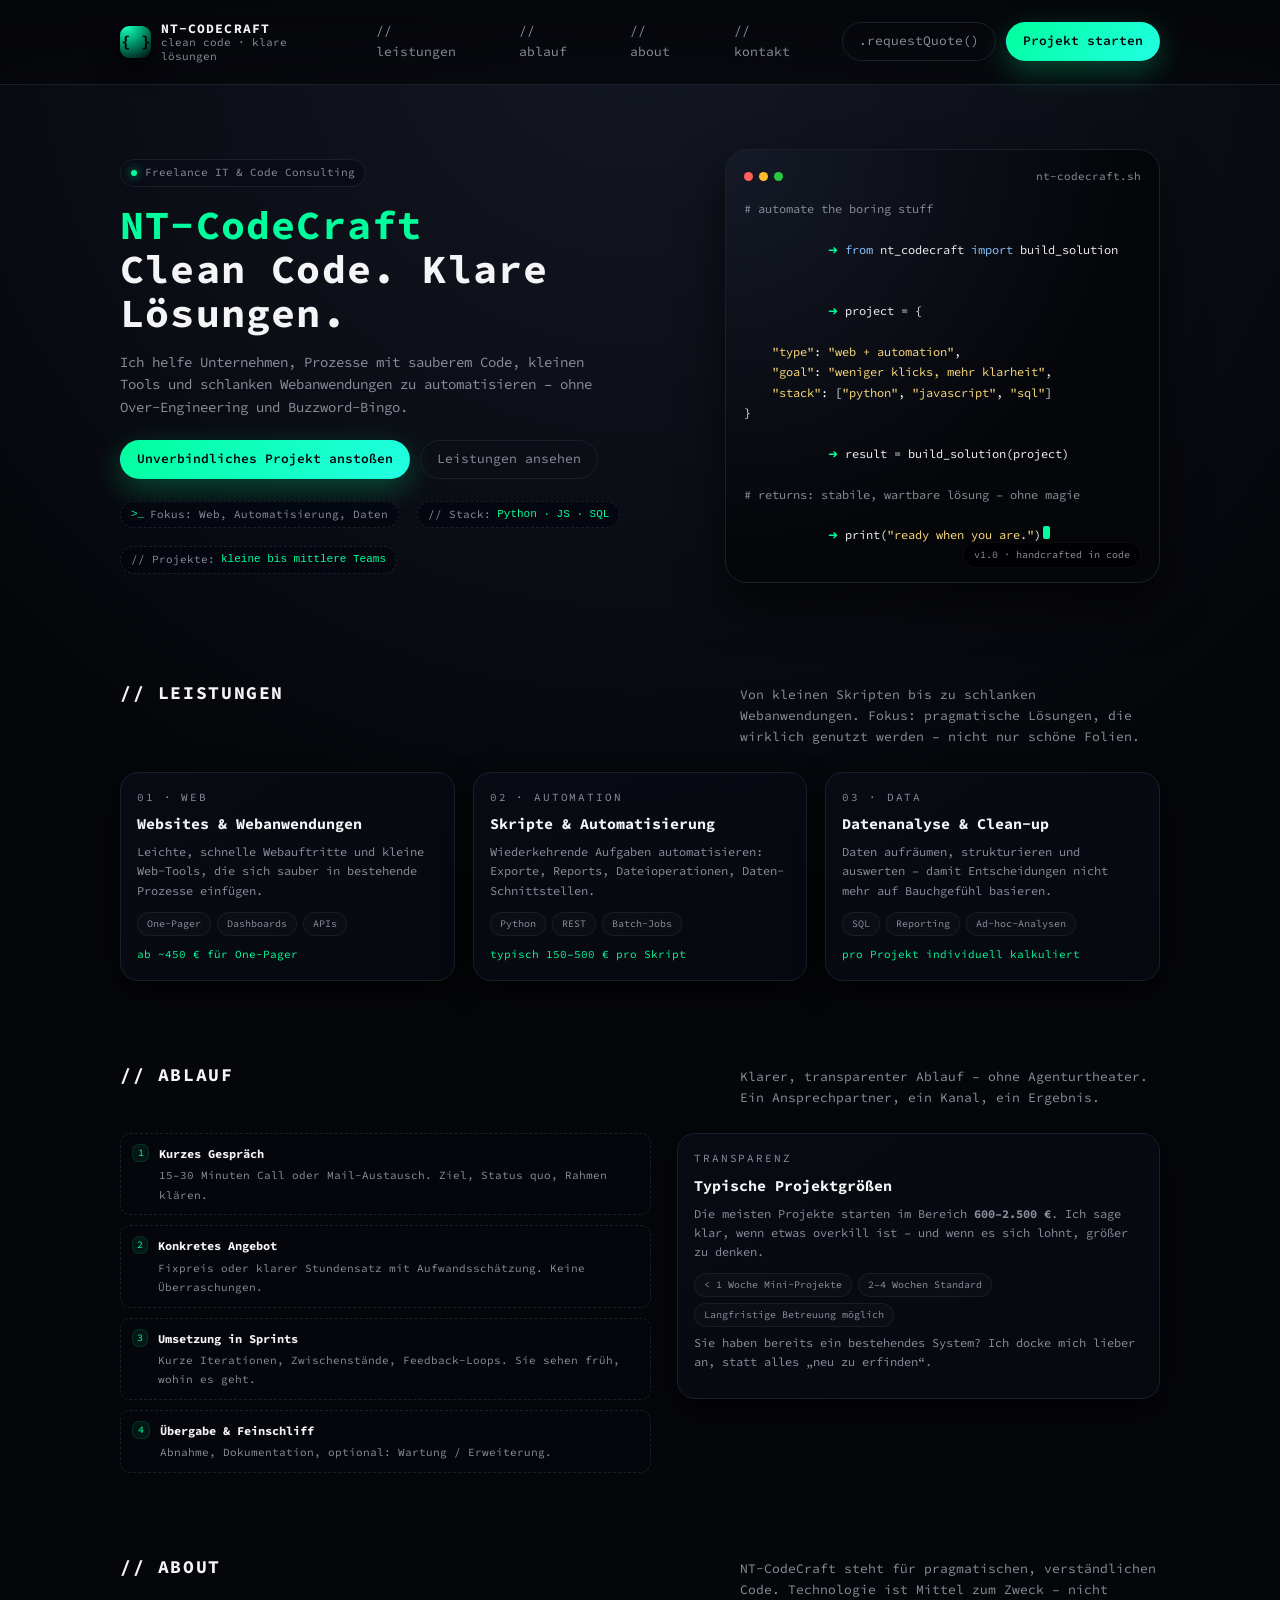
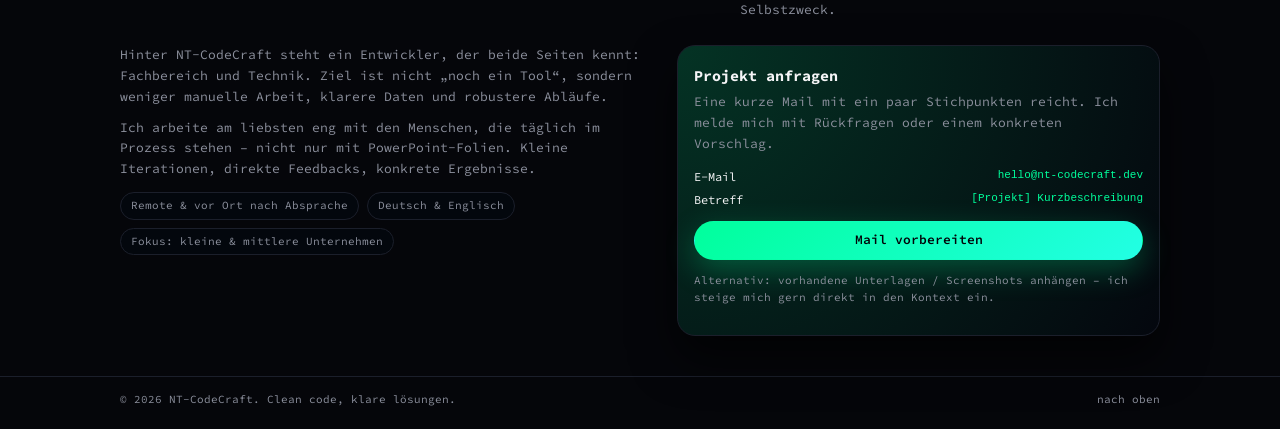
<file: Index.html>
<!DOCTYPE html>
<html lang="de">
<head>
  <meta charset="UTF-8" />
  <title>NT-CodeCraft – Clean Code. Klare Lösungen.</title>
  <meta name="viewport" content="width=device-width, initial-scale=1" />
  <!-- Programmierer-Schriftart -->
  <link href="https://fonts.googleapis.com/css2?family=Source+Code+Pro:wght@300;400;500;600&display=swap" rel="stylesheet">

  <style>
    :root {
      --bg: #05060a;
      --bg-alt: #0c0f16;
      --accent: #00ff9c;
      --accent-soft: rgba(0, 255, 156, 0.12);
      --text: #f5f5f7;
      --muted: #8b8f9c;
      --border: #1b1f2b;
      --error: #ff4b81;
      --shadow-soft: 0 22px 45px rgba(0, 0, 0, 0.65);
      --radius-lg: 18px;
      --radius-md: 10px;
      --radius-pill: 999px;
      --container: 1080px;
    }

    * {
      box-sizing: border-box;
      margin: 0;
      padding: 0;
    }

    html, body {
      scroll-behavior: smooth;
      background: radial-gradient(circle at top, #141824 0, #05060a 42%);
      color: var(--text);
      font-family: "Source Code Pro", SFMono-Regular, Menlo, Monaco, Consolas, "Liberation Mono", "Courier New", monospace;
    }

    body {
      line-height: 1.6;
    }

    a {
      color: inherit;
      text-decoration: none;
    }

    img {
      max-width: 100%;
      display: block;
    }

    /* Layout */

    .container {
      max-width: var(--container);
      margin: 0 auto;
      padding: 0 20px;
    }

    header {
      position: sticky;
      top: 0;
      z-index: 20;
      backdrop-filter: blur(14px);
      background: linear-gradient(to bottom, rgba(5, 6, 10, 0.94), rgba(5, 6, 10, 0.78));
      border-bottom: 1px solid var(--border);
    }

    .nav {
      display: flex;
      align-items: center;
      justify-content: space-between;
      padding: 14px 0;
      gap: 20px;
    }

    .nav-left {
      display: flex;
      align-items: center;
      gap: 10px;
    }

    .logo-mark {
      width: 32px;
      height: 32px;
      border-radius: 9px;
      background: radial-gradient(circle at 20% 0, #22ffc0, #00b07b 36%, #020308 100%);
      display: flex;
      align-items: center;
      justify-content: center;
      font-weight: 700;
      font-size: 16px;
      color: #020308;
      box-shadow: 0 0 0 1px rgba(0, 0, 0, 0.7), 0 10px 25px rgba(0, 0, 0, 0.7);
    }

    .logo-text {
      display: flex;
      flex-direction: column;
      font-size: 13px;
      line-height: 1.2;
    }

    .logo-text strong {
      letter-spacing: 0.08em;
      text-transform: uppercase;
    }

    .logo-text span {
      color: var(--muted);
      font-size: 11px;
    }

    .nav-links {
      display: flex;
      gap: 20px;
      font-size: 13px;
    }

    .nav-links a {
      padding: 6px 10px;
      border-radius: var(--radius-pill);
      color: var(--muted);
      border: 1px solid transparent;
      transition: 0.18s ease-out;
      text-transform: lowercase;
    }

    .nav-links a:hover {
      color: var(--text);
      border-color: var(--border);
      background: rgba(255, 255, 255, 0.02);
    }

    .nav-cta {
      display: flex;
      gap: 10px;
      align-items: center;
    }

    .btn {
      display: inline-flex;
      align-items: center;
      justify-content: center;
      padding: 8px 16px;
      border-radius: var(--radius-pill);
      font-size: 13px;
      border: 1px solid transparent;
      cursor: pointer;
      background: none;
      color: var(--text);
      transition: 0.2s ease-out;
      white-space: nowrap;
    }

    .btn-primary {
      background: linear-gradient(135deg, #00ff9c, #22ffe4);
      color: #020308;
      box-shadow: 0 10px 30px rgba(0, 255, 156, 0.26);
      font-weight: 600;
    }

    .btn-primary:hover {
      transform: translateY(-1px) scale(1.01);
      box-shadow: 0 15px 40px rgba(0, 255, 156, 0.32);
    }

    .btn-ghost {
      border-color: var(--border);
      color: var(--muted);
    }

    .btn-ghost:hover {
      background: rgba(255, 255, 255, 0.03);
      color: var(--text);
    }

    /* Hero */

    .hero {
      padding: 64px 0 56px;
    }

    .hero-grid {
      display: grid;
      grid-template-columns: minmax(0, 1.3fr) minmax(0, 1fr);
      gap: 40px;
      align-items: center;
    }

    .eyebrow {
      display: inline-flex;
      align-items: center;
      gap: 8px;
      padding: 4px 10px;
      border-radius: var(--radius-pill);
      font-size: 11px;
      border: 1px solid var(--border);
      color: var(--muted);
      background: rgba(9, 12, 22, 0.9);
      margin-bottom: 16px;
    }

    .eyebrow-dot {
      width: 6px;
      height: 6px;
      border-radius: 999px;
      background: var(--accent);
      box-shadow: 0 0 10px rgba(0, 255, 156, 0.9);
    }

    .hero h1 {
      font-size: clamp(32px, 4vw, 40px);
      line-height: 1.1;
      margin-bottom: 16px;
      letter-spacing: 0.03em;
    }

    .hero h1 span {
      color: var(--accent);
    }

    .hero-sub {
      font-size: 14px;
      color: var(--muted);
      max-width: 480px;
      margin-bottom: 22px;
    }

    .hero-actions {
      display: flex;
      flex-wrap: wrap;
      gap: 10px;
      margin-bottom: 22px;
    }

    .hero-meta {
      display: flex;
      flex-wrap: wrap;
      gap: 18px;
      font-size: 11px;
      color: var(--muted);
    }

    .hero-meta span {
      display: inline-flex;
      align-items: center;
      gap: 6px;
      padding: 4px 10px;
      border-radius: var(--radius-pill);
      border: 1px dashed var(--border);
      background: rgba(4, 7, 15, 0.8);
    }

    .hero-meta code {
      font-size: 11px;
      color: var(--accent);
    }

    /* Hero terminal card */

    .hero-terminal {
      background: radial-gradient(circle at 0 0, #151a27, #05060a 65%);
      border-radius: 22px;
      border: 1px solid var(--border);
      box-shadow: var(--shadow-soft);
      padding: 18px 18px 16px;
      position: relative;
      overflow: hidden;
    }

    .terminal-header {
      display: flex;
      align-items: center;
      justify-content: space-between;
      margin-bottom: 14px;
      font-size: 11px;
      color: var(--muted);
    }

    .traffic-lights {
      display: flex;
      gap: 6px;
    }

    .traffic-lights span {
      width: 9px;
      height: 9px;
      border-radius: 999px;
      background: #2a2f3e;
    }

    .traffic-lights span:nth-child(1) { background: #ff5f57; }
    .traffic-lights span:nth-child(2) { background: #febc2e; }
    .traffic-lights span:nth-child(3) { background: #28c840; }

    .terminal-body {
      font-size: 12px;
      line-height: 1.7;
      font-family: inherit;
    }

    .line {
      display: block;
      white-space: pre-wrap;
    }

    .prompt {
      color: var(--accent);
    }

    .comment {
      color: var(--muted);
    }

    .keyword {
      color: #8ac6ff;
    }

    .string {
      color: #ffdd7c;
    }

    .accent {
      color: var(--accent);
    }

    .cursor {
      display: inline-block;
      width: 7px;
      height: 13px;
      background: var(--accent);
      margin-left: 2px;
      border-radius: 2px;
      animation: blink 1.1s steps(1) infinite;
    }

    @keyframes blink {
      0%, 60% { opacity: 1; }
      61%, 100% { opacity: 0; }
    }

    .terminal-footer-badge {
      position: absolute;
      right: 18px;
      bottom: 14px;
      font-size: 10px;
      color: var(--muted);
      padding: 4px 10px;
      border-radius: var(--radius-pill);
      background: rgba(0, 0, 0, 0.68);
      border: 1px solid rgba(255, 255, 255, 0.04);
    }

    /* Sections */

    section {
      padding: 40px 0;
    }

    .section-header {
      display: flex;
      justify-content: space-between;
      align-items: baseline;
      gap: 12px;
      margin-bottom: 24px;
    }

    .section-title {
      font-size: 18px;
      letter-spacing: 0.09em;
      text-transform: uppercase;
    }

    .section-sub {
      font-size: 13px;
      color: var(--muted);
      max-width: 420px;
    }

    /* Services */

    .grid-3 {
      display: grid;
      grid-template-columns: repeat(3, minmax(0, 1fr));
      gap: 18px;
    }

    .card {
      border-radius: var(--radius-lg);
      border: 1px solid var(--border);
      background: linear-gradient(145deg, rgba(9, 11, 20, 0.96), rgba(6, 9, 15, 0.96));
      padding: 16px 16px 15px;
      box-shadow: 0 10px 28px rgba(0, 0, 0, 0.7);
      position: relative;
      overflow: hidden;
    }

    .card::before {
      content: "";
      position: absolute;
      inset: 0;
      background: radial-gradient(circle at 0 0, rgba(0, 255, 156, 0.12), transparent 60%);
      opacity: 0;
      transition: 0.26s ease-out;
      pointer-events: none;
    }

    .card:hover::before {
      opacity: 1;
    }

    .card-kicker {
      font-size: 11px;
      text-transform: uppercase;
      letter-spacing: 0.17em;
      color: var(--muted);
      margin-bottom: 6px;
    }

    .card h3 {
      font-size: 15px;
      margin-bottom: 6px;
    }

    .card p {
      font-size: 12px;
      color: var(--muted);
      margin-bottom: 12px;
    }

    .chip-row {
      display: flex;
      flex-wrap: wrap;
      gap: 6px;
      margin-bottom: 4px;
    }

    .chip {
      font-size: 10px;
      padding: 3px 9px;
      border-radius: var(--radius-pill);
      border: 1px solid rgba(255, 255, 255, 0.06);
      background: rgba(255, 255, 255, 0.02);
      color: var(--muted);
    }

    .card-footer-link {
      font-size: 11px;
      color: var(--accent);
      display: inline-flex;
      align-items: center;
      gap: 5px;
    }

    /* Workflow */

    .workflow-list {
      display: grid;
      gap: 10px;
      font-size: 12px;
    }

    .workflow-item {
      display: flex;
      align-items: flex-start;
      gap: 10px;
      padding: 10px 11px;
      border-radius: var(--radius-md);
      border: 1px dashed var(--border);
      background: rgba(5, 7, 12, 0.9);
    }

    .wf-step {
      width: 18px;
      height: 18px;
      border-radius: 7px;
      border: 1px solid var(--accent-soft);
      display: flex;
      align-items: center;
      justify-content: center;
      font-size: 10px;
      color: var(--accent);
      background: rgba(0, 255, 156, 0.07);
    }

    .workflow-item strong {
      display: block;
      font-size: 12px;
      margin-bottom: 2px;
    }

    .workflow-item span {
      color: var(--muted);
      font-size: 11px;
    }

    /* About & contact */

    .two-col {
      display: grid;
      grid-template-columns: minmax(0, 1.1fr) minmax(0, 1fr);
      gap: 26px;
      align-items: flex-start;
    }

    .about-text {
      font-size: 13px;
      color: var(--muted);
    }

    .about-text p + p {
      margin-top: 10px;
    }

    .badge-row {
      display: flex;
      flex-wrap: wrap;
      gap: 8px;
      margin-top: 12px;
    }

    .badge {
      font-size: 11px;
      padding: 4px 10px;
      border-radius: var(--radius-pill);
      border: 1px solid var(--border);
      background: rgba(4, 7, 14, 0.9);
      color: var(--muted);
    }

    .contact-card {
      border-radius: var(--radius-lg);
      border: 1px solid var(--border);
      background: radial-gradient(circle at 0 0, rgba(0, 255, 156, 0.18), rgba(4, 7, 14, 0.98));
      padding: 18px 16px 16px;
      box-shadow: var(--shadow-soft);
      font-size: 13px;
    }

    .contact-card h3 {
      font-size: 15px;
      margin-bottom: 4px;
    }

    .contact-card p {
      color: var(--muted);
      margin-bottom: 12px;
    }

    .contact-meta {
      font-size: 12px;
      display: grid;
      gap: 4px;
      margin-bottom: 12px;
    }

    .contact-meta span {
      display: flex;
      justify-content: space-between;
      gap: 12px;
    }

    .contact-meta code {
      color: var(--accent);
      font-size: 11px;
    }

    .hint {
      font-size: 11px;
      color: var(--muted);
      margin-top: 6px;
    }

    footer {
      border-top: 1px solid var(--border);
      padding: 14px 0 20px;
      font-size: 11px;
      color: var(--muted);
    }

    footer .footer-inner {
      display: flex;
      align-items: center;
      justify-content: space-between;
      flex-wrap: wrap;
      gap: 10px;
    }

    footer a {
      color: var(--muted);
    }

    footer a:hover {
      color: var(--accent);
    }

    /* Responsive */

    @media (max-width: 880px) {
      .hero-grid,
      .grid-3,
      .two-col {
        grid-template-columns: 1fr;
      }

      .nav-links {
        display: none;
      }

      .hero {
        padding-top: 40px;
      }
    }

    @media (max-width: 520px) {
      .hero-actions {
        flex-direction: column;
        align-items: stretch;
      }
      .nav {
        padding: 10px 0;
      }
    }
  </style>
</head>
<body>

  <!-- HEADER -->
  <header>
    <div class="container">
      <div class="nav">
        <div class="nav-left">
          <div class="logo-mark">{ }</div>
          <div class="logo-text">
            <strong>NT-CODECRAFT</strong>
            <span>clean code · klare lösungen</span>
          </div>
        </div>
        <nav class="nav-links">
          <a href="#leistungen">// leistungen</a>
          <a href="#ablauf">// ablauf</a>
          <a href="#about">// about</a>
          <a href="#kontakt">// kontakt</a>
        </nav>
        <div class="nav-cta">
          <a href="#kontakt" class="btn btn-ghost">.requestQuote()</a>
          <a href="#kontakt" class="btn btn-primary">Projekt starten</a>
        </div>
      </div>
    </div>
  </header>

  <!-- HERO -->
  <section class="hero" id="top">
    <div class="container hero-grid">
      <div>
        <div class="eyebrow">
          <span class="eyebrow-dot"></span>
          <span>Freelance IT &amp; Code Consulting</span>
        </div>

        <h1>
          <span>NT-CodeCraft</span><br/>
          Clean Code. Klare Lösungen.
        </h1>

        <p class="hero-sub">
          Ich helfe Unternehmen, Prozesse mit sauberem Code, kleinen Tools und schlanken Webanwendungen zu automatisieren – ohne
          Over-Engineering und Buzzword-Bingo.
        </p>

        <div class="hero-actions">
          <a href="#kontakt" class="btn btn-primary">Unverbindliches Projekt anstoßen</a>
          <a href="#leistungen" class="btn btn-ghost">Leistungen ansehen</a>
        </div>

        <div class="hero-meta">
          <span><code>&gt;_</code> Fokus: Web, Automatisierung, Daten</span>
          <span>// Stack: <code>Python · JS · SQL</code></span>
          <span>// Projekte: <code>kleine bis mittlere Teams</code></span>
        </div>
      </div>

      <aside class="hero-terminal" aria-label="Code-Beispiel">
        <div class="terminal-header">
          <div class="traffic-lights">
            <span></span><span></span><span></span>
          </div>
          <span>nt-codecraft.sh</span>
        </div>
        <div class="terminal-body">
          <span class="line comment"># automate the boring stuff</span>
          <span class="line">
            <span class="prompt">➜</span> <span class="keyword">from</span> nt_codecraft <span class="keyword">import</span> build_solution
          </span>
          <span class="line">
            <span class="prompt">➜</span> project = {
          </span>
          <span class="line">    <span class="string">"type"</span>: <span class="string">"web + automation"</span>,</span>
          <span class="line">    <span class="string">"goal"</span>: <span class="string">"weniger klicks, mehr klarheit"</span>,</span>
          <span class="line">    <span class="string">"stack"</span>: [<span class="string">"python"</span>, <span class="string">"javascript"</span>, <span class="string">"sql"</span>]</span>
          <span class="line">}</span>
          <span class="line">
            <span class="prompt">➜</span> result = build_solution(project)
          </span>
          <span class="line comment"># returns: stabile, wartbare lösung – ohne magie</span>
          <span class="line">
            <span class="prompt">➜</span> print(<span class="string">"ready when you are."</span>)<span class="cursor"></span>
          </span>
        </div>
        <div class="terminal-footer-badge">
          v1.0 · handcrafted in code
        </div>
      </aside>
    </div>
  </section>

  <!-- LEISTUNGEN -->
  <section id="leistungen">
    <div class="container">
      <div class="section-header">
        <h2 class="section-title">// Leistungen</h2>
        <p class="section-sub">
          Von kleinen Skripten bis zu schlanken Webanwendungen. Fokus: pragmatische Lösungen, die wirklich genutzt werden – nicht
          nur schöne Folien.
        </p>
      </div>

      <div class="grid-3">
        <article class="card">
          <div class="card-kicker">01 · Web</div>
          <h3>Websites &amp; Webanwendungen</h3>
          <p>
            Leichte, schnelle Webauftritte und kleine Web-Tools, die sich sauber in bestehende Prozesse einfügen.
          </p>
          <div class="chip-row">
            <span class="chip">One-Pager</span>
            <span class="chip">Dashboards</span>
            <span class="chip">APIs</span>
          </div>
          <div class="card-footer-link">ab ~450&nbsp;€ für One-Pager</div>
        </article>

        <article class="card">
          <div class="card-kicker">02 · Automation</div>
          <h3>Skripte &amp; Automatisierung</h3>
          <p>
            Wiederkehrende Aufgaben automatisieren: Exporte, Reports, Dateioperationen, Daten-Schnittstellen.
          </p>
          <div class="chip-row">
            <span class="chip">Python</span>
            <span class="chip">REST</span>
            <span class="chip">Batch-Jobs</span>
          </div>
          <div class="card-footer-link">typisch 150–500&nbsp;€ pro Skript</div>
        </article>

        <article class="card">
          <div class="card-kicker">03 · Data</div>
          <h3>Datenanalyse &amp; Clean-up</h3>
          <p>
            Daten aufräumen, strukturieren und auswerten – damit Entscheidungen nicht mehr auf Bauchgefühl basieren.
          </p>
          <div class="chip-row">
            <span class="chip">SQL</span>
            <span class="chip">Reporting</span>
            <span class="chip">Ad-hoc-Analysen</span>
          </div>
          <div class="card-footer-link">pro Projekt individuell kalkuliert</div>
        </article>
      </div>
    </div>
  </section>

  <!-- ABLAUF -->
  <section id="ablauf">
    <div class="container">
      <div class="section-header">
        <h2 class="section-title">// Ablauf</h2>
        <p class="section-sub">
          Klarer, transparenter Ablauf – ohne Agenturtheater. Ein Ansprechpartner, ein Kanal, ein Ergebnis.
        </p>
      </div>

      <div class="two-col">
        <div class="workflow-list">
          <div class="workflow-item">
            <div class="wf-step">1</div>
            <div>
              <strong>Kurzes Gespräch</strong>
              <span>15–30 Minuten Call oder Mail-Austausch. Ziel, Status quo, Rahmen klären.</span>
            </div>
          </div>
          <div class="workflow-item">
            <div class="wf-step">2</div>
            <div>
              <strong>Konkretes Angebot</strong>
              <span>Fixpreis oder klarer Stundensatz mit Aufwandsschätzung. Keine Überraschungen.</span>
            </div>
          </div>
          <div class="workflow-item">
            <div class="wf-step">3</div>
            <div>
              <strong>Umsetzung in Sprints</strong>
              <span>Kurze Iterationen, Zwischenstände, Feedback-Loops. Sie sehen früh, wohin es geht.</span>
            </div>
          </div>
          <div class="workflow-item">
            <div class="wf-step">4</div>
            <div>
              <strong>Übergabe &amp; Feinschliff</strong>
              <span>Abnahme, Dokumentation, optional: Wartung / Erweiterung.</span>
            </div>
          </div>
        </div>

        <div class="card">
          <div class="card-kicker">Transparenz</div>
          <h3>Typische Projektgrößen</h3>
          <p>
            Die meisten Projekte starten im Bereich <strong>600–2.500&nbsp;€</strong>. Ich sage klar, wenn etwas
            overkill ist – und wenn es sich lohnt, größer zu denken.
          </p>
          <div class="chip-row">
            <span class="chip">&lt; 1 Woche Mini-Projekte</span>
            <span class="chip">2–4 Wochen Standard</span>
            <span class="chip">Langfristige Betreuung möglich</span>
          </div>
          <p class="hint">
            Sie haben bereits ein bestehendes System? Ich docke mich lieber an, statt alles „neu zu erfinden“.
          </p>
        </div>
      </div>
    </div>
  </section>

  <!-- ABOUT + KONTAKT -->
  <section id="about">
    <div class="container">
      <div class="section-header">
        <h2 class="section-title">// About</h2>
        <p class="section-sub">
          NT-CodeCraft steht für pragmatischen, verständlichen Code. Technologie ist Mittel zum Zweck – nicht Selbstzweck.
        </p>
      </div>

      <div class="two-col">
        <div class="about-text">
          <p>
            Hinter NT-CodeCraft steht ein Entwickler, der beide Seiten kennt: Fachbereich und Technik. Ziel ist nicht
            „noch ein Tool“, sondern weniger manuelle Arbeit, klarere Daten und robustere Abläufe.
          </p>
          <p>
            Ich arbeite am liebsten eng mit den Menschen, die täglich im Prozess stehen – nicht nur mit PowerPoint-Folien.
            Kleine Iterationen, direkte Feedbacks, konkrete Ergebnisse.
          </p>
          <div class="badge-row">
            <span class="badge">Remote &amp; vor Ort nach Absprache</span>
            <span class="badge">Deutsch &amp; Englisch</span>
            <span class="badge">Fokus: kleine &amp; mittlere Unternehmen</span>
          </div>
        </div>

        <section id="kontakt" class="contact-card">
          <h3>Projekt anfragen</h3>
          <p>
            Eine kurze Mail mit ein paar Stichpunkten reicht. Ich melde mich mit Rückfragen oder einem konkreten Vorschlag.
          </p>

          <div class="contact-meta">
            <span>
              <span>E-Mail</span>
              <code>hello@nt-codecraft.dev</code>
            </span>
            <span>
              <span>Betreff</span>
              <code>[Projekt] Kurzbeschreibung</code>
            </span>
          </div>

          <a href="mailto:hello@nt-codecraft.dev?subject=%5BProjekt%5D%20NT-CodeCraft&body=Kurzbeschreibung%20Ihres%20Projekts%3A%0A-%20Was%20soll%20gel%C3%B6st%20werden%3F%0A-%20Bis%20wann%3F%0A-%20Technisches%20Umfeld%3F" class="btn btn-primary" style="width:100%; text-align:center; margin-bottom:6px;">
            Mail vorbereiten
          </a>
          <p class="hint">
            Alternativ: vorhandene Unterlagen / Screenshots anhängen – ich steige mich gern direkt in den Kontext ein.
          </p>
        </section>
      </div>
    </div>
  </section>

  <!-- FOOTER -->
  <footer>
    <div class="container footer-inner">
      <span>© <span id="year"></span> NT-CodeCraft. Clean code, klare lösungen.</span>
      <span>
        <a href="#top">nach oben</a>
      </span>
    </div>
  </footer>

  <script>
    // Aktuelles Jahr automatisch setzen
    document.getElementById("year").textContent = new Date().getFullYear();
  </script>

</body>
</html>
</file>
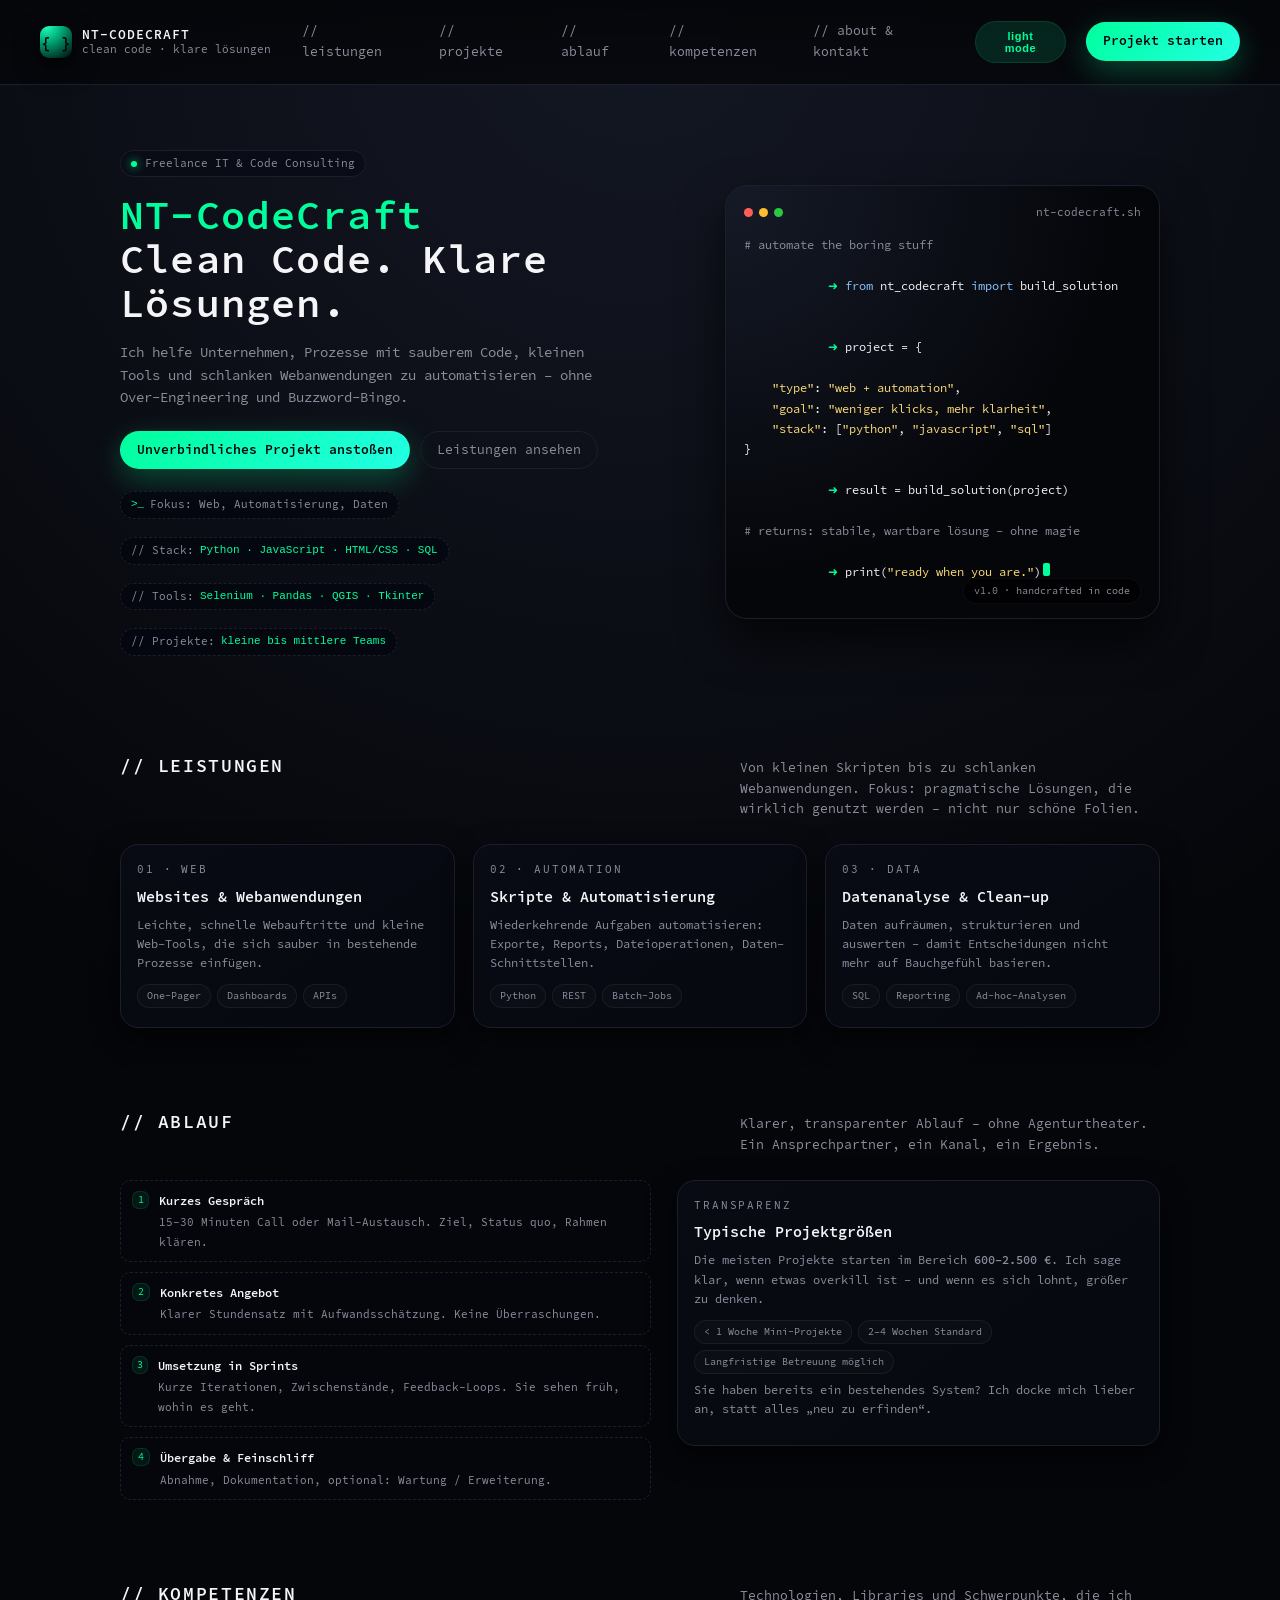
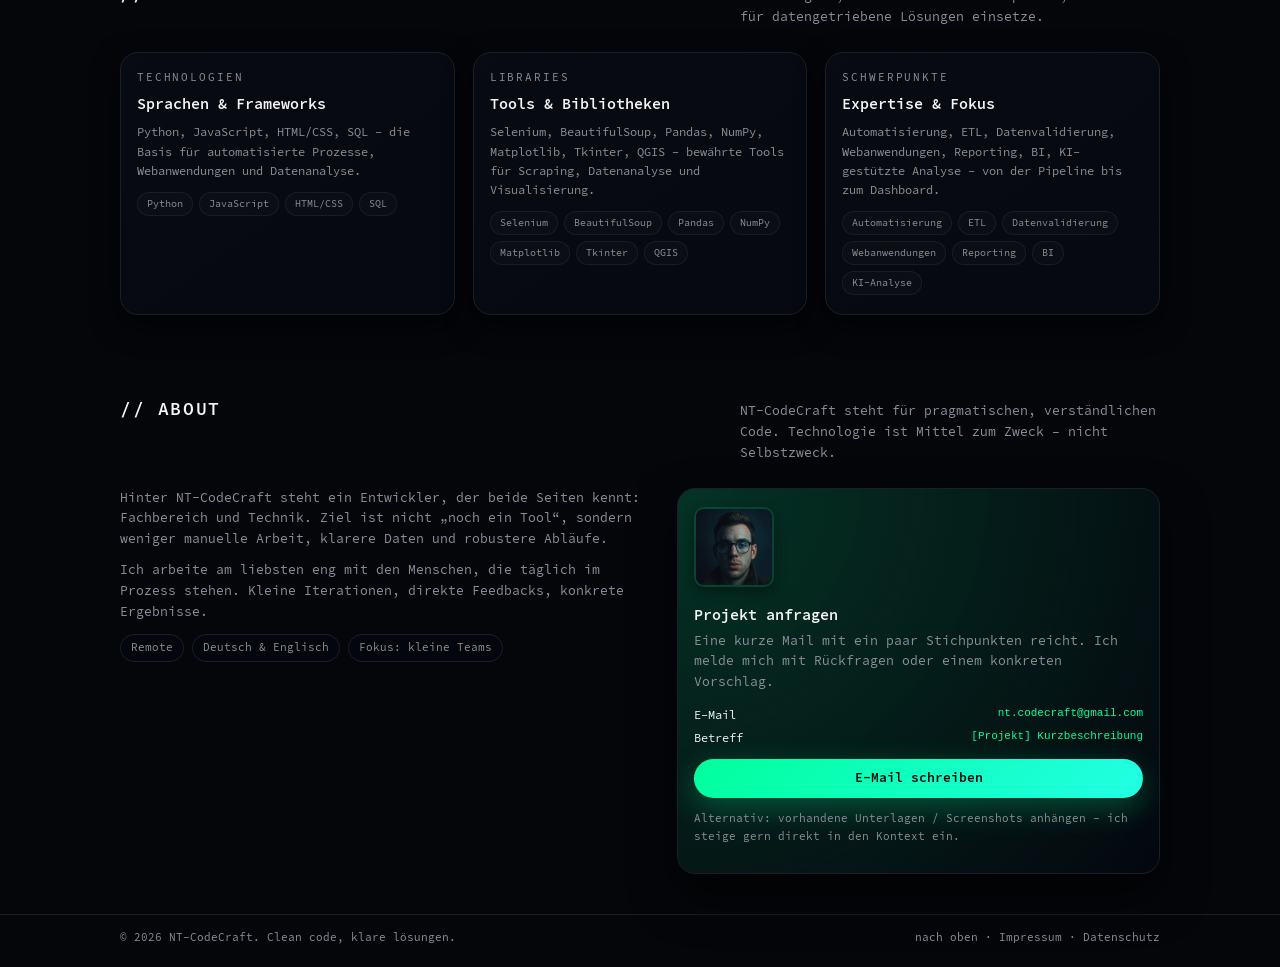
<file: index.html>
<!DOCTYPE html>
<html lang="de">
<head>
  <meta charset="UTF-8" />
  <title>NT-CodeCraft – Clean Code. Klare Lösungen.</title>
  <link rel="icon" type="image/png" href="favicon-256x256.png">
  <link rel="apple-touch-icon" sizes="180x180" href="apple-icon-180x180.png">
  <meta name="viewport" content="width=device-width, initial-scale=1" />
  <meta name="referrer" content="strict-origin-when-cross-origin" />
  <meta http-equiv="Content-Security-Policy" content="default-src 'self'; base-uri 'self'; form-action 'self'; object-src 'none'; img-src 'self' data:; style-src 'self' 'unsafe-inline'; script-src 'self' 'unsafe-inline'; font-src 'self'; connect-src 'self'; upgrade-insecure-requests" />
  <link rel="stylesheet" href="fonts/source-code-pro.css" />

  <style>
    :root {
      --bg: #05060a;
      --bg-alt: #0c0f16;
      --accent: #00ff9c;
      --accent-soft: rgba(0, 255, 156, 0.12);
      --text: #f5f5f7;
      --muted: #8b8f9c;
      --border: #1b1f2b;
      --error: #ff4b81;
      --shadow-soft: 0 22px 45px rgba(0, 0, 0, 0.65);
      --radius-lg: 18px;
      --radius-md: 10px;
      --radius-pill: 999px;
      --container: 1080px;
    }

    [data-theme="light"] {
      --bg: #fafbfc;
      --bg-alt: #ffffff;
      --accent: #00875a;
      --accent-soft: rgba(0, 135, 90, 0.15);
      --text: #0f172a;
      --muted: #475569;
      --border: #cbd5e1;
      --error: #dc2626;
      --shadow-soft: 0 22px 45px rgba(0, 0, 0, 0.08);
    }

    * {
      box-sizing: border-box;
      margin: 0;
      padding: 0;
    }

    html, body {
      scroll-behavior: smooth;
      background: radial-gradient(circle at top, #141824 0, #05060a 42%);
      color: var(--text);
      font-family: "Source Code Pro", SFMono-Regular, Menlo, Monaco, Consolas, "Liberation Mono", "Courier New", monospace;
      transition: background 0.3s ease, color 0.3s ease;
    }

    [data-theme="light"] html,
    [data-theme="light"] body {
      background: radial-gradient(circle at top, #f0f4f8 0, #fafbfc 42%);
    }

    body {
      line-height: 1.6;
    }

    a {
      color: inherit;
      text-decoration: none;
    }

    img {
      max-width: 100%;
      display: block;
    }

    /* Layout */

    .container {
      max-width: var(--container);
      margin: 0 auto;
      padding: 0 20px;
    }

    header {
      position: sticky;
      top: 0;
      z-index: 20;
      backdrop-filter: blur(14px);
      background: linear-gradient(to bottom, rgba(5, 6, 10, 0.94), rgba(5, 6, 10, 0.78));
      border-bottom: 1px solid var(--border);
      transition: background 0.3s ease, border-color 0.3s ease;
    }

    header .container {
      max-width: 100%;
      padding: 0 40px;
    }

    [data-theme="light"] header {
      background: linear-gradient(to bottom, rgba(250, 251, 252, 0.94), rgba(250, 251, 252, 0.78));
    }

    .nav {
      display: flex;
      align-items: center;
      justify-content: space-between;
      padding: 14px 0;
      gap: 20px;
      min-width: 0;
    }

    .nav-left {
      display: flex;
      align-items: center;
      gap: 10px;
      flex-shrink: 0;
      min-width: 0;
    }

    .logo-mark {
      width: 32px;
      height: 32px;
      border-radius: 9px;
      background: radial-gradient(circle at 20% 0, #22ffc0, #00b07b 36%, #020308 100%);
      display: flex;
      align-items: center;
      justify-content: center;
      font-weight: 700;
      font-size: 16px;
      color: #020308;
      box-shadow: 0 0 0 1px rgba(0, 0, 0, 0.7), 0 10px 25px rgba(0, 0, 0, 0.7);
      cursor: pointer;
      transition: transform 0.2s ease-out;
      flex-shrink: 0;
      text-decoration: none;
      line-height: 1;
    }

    .logo-mark:hover {
      transform: scale(1.05);
    }

    .logo-text {
      display: flex;
      flex-direction: column;
      font-size: 13px;
      line-height: 1.2;
      cursor: pointer;
      transition: opacity 0.2s ease-out;
      text-decoration: none;
      flex-shrink: 0;
    }

    .logo-text:hover {
      opacity: 0.8;
    }

    .logo-text strong {
      letter-spacing: 0.08em;
      text-transform: uppercase;
    }

    .logo-text span {
      color: var(--muted);
      font-size: 11px;
    }

    .nav-links {
      display: flex;
      gap: 20px;
      font-size: 13px;
    }

    .mobile-menu-toggle {
      display: none;
      width: 36px;
      height: 36px;
      border-radius: var(--radius-pill);
      border: 1px solid var(--border);
      background: rgba(255, 255, 255, 0.02);
      color: var(--text);
      cursor: pointer;
      align-items: center;
      justify-content: center;
      flex-direction: column;
      gap: 4px;
      padding: 8px;
      transition: all 0.2s ease-out;
      -webkit-tap-highlight-color: transparent;
    }

    .mobile-menu-toggle:hover {
      background: rgba(255, 255, 255, 0.05);
      border-color: var(--accent-soft);
    }

    .mobile-menu-toggle span {
      display: block;
      width: 18px;
      height: 2px;
      background: currentColor;
      border-radius: 2px;
      transition: all 0.2s ease-out;
    }

    .mobile-menu-toggle.active span:nth-child(1) {
      transform: rotate(45deg) translate(5px, 5px);
    }

    .mobile-menu-toggle.active span:nth-child(2) {
      opacity: 0;
    }

    .mobile-menu-toggle.active span:nth-child(3) {
      transform: rotate(-45deg) translate(5px, -5px);
    }

    .mobile-nav {
      display: none;
      position: absolute;
      top: 100%;
      left: 0;
      right: 0;
      background: var(--bg);
      border-bottom: 1px solid var(--border);
      padding: 20px;
      flex-direction: column;
      gap: 12px;
      z-index: 10;
    }

    .mobile-nav.active {
      display: flex;
    }

    .mobile-nav a {
      padding: 12px 16px;
      border-radius: var(--radius-md);
      border: 1px solid var(--border);
      background: rgba(255, 255, 255, 0.02);
      color: var(--text);
      font-size: 14px;
      transition: all 0.2s ease-out;
    }

    .mobile-nav a:hover {
      background: rgba(255, 255, 255, 0.05);
      border-color: var(--accent-soft);
    }

    [data-theme="light"] .mobile-menu-toggle {
      background: rgba(0, 0, 0, 0.02);
    }

    [data-theme="light"] .mobile-menu-toggle:hover {
      background: rgba(0, 0, 0, 0.05);
    }

    [data-theme="light"] .mobile-nav {
      background: var(--bg-alt);
    }

    [data-theme="light"] .mobile-nav a {
      background: rgba(0, 0, 0, 0.02);
    }

    [data-theme="light"] .mobile-nav a:hover {
      background: rgba(0, 0, 0, 0.05);
    }

    .nav-links a {
      padding: 6px 10px;
      border-radius: var(--radius-pill);
      color: var(--muted);
      border: 1px solid transparent;
      transition: 0.18s ease-out;
      text-transform: lowercase;
    }

    .nav-links a:hover {
      color: var(--text);
      border-color: var(--border);
      background: rgba(255, 255, 255, 0.02);
    }

    .nav-cta {
      display: flex;
      gap: 10px;
      align-items: center;
    }

    .theme-toggle {
      padding: 8px 16px;
      border-radius: var(--radius-pill);
      border: 1px solid var(--accent-soft);
      background: var(--accent-soft);
      color: var(--accent);
      display: flex;
      align-items: center;
      justify-content: center;
      cursor: pointer;
      transition: all 0.2s ease-out;
      font-size: 11px;
      text-transform: lowercase;
      font-weight: 600;
      letter-spacing: 0.05em;
      -webkit-tap-highlight-color: transparent;
    }

    .theme-toggle:hover {
      background: var(--accent);
      color: var(--bg);
      border-color: var(--accent);
      transform: translateY(-1px);
      box-shadow: 0 4px 12px rgba(0, 255, 156, 0.3);
    }

    [data-theme="light"] .theme-toggle {
      background: var(--accent-soft);
      color: var(--accent);
      border-color: var(--accent-soft);
    }

    [data-theme="light"] .theme-toggle:hover {
      background: var(--accent);
      color: var(--bg-alt);
      border-color: var(--accent);
      box-shadow: 0 4px 12px rgba(0, 135, 90, 0.3);
    }

    .btn {
      display: inline-flex;
      align-items: center;
      justify-content: center;
      padding: 8px 16px;
      border-radius: var(--radius-pill);
      font-size: 13px;
      border: 1px solid transparent;
      cursor: pointer;
      background: none;
      color: var(--text);
      transition: 0.2s ease-out;
      white-space: nowrap;
      -webkit-tap-highlight-color: transparent;
      touch-action: manipulation;
    }

    .btn-primary {
      background: linear-gradient(135deg, #00ff9c, #22ffe4);
      color: #020308;
      box-shadow: 0 10px 30px rgba(0, 255, 156, 0.26);
      font-weight: 600;
    }

    .btn-primary:hover {
      transform: translateY(-1px) scale(1.01);
      box-shadow: 0 15px 40px rgba(0, 255, 156, 0.32);
    }

    .btn-ghost {
      border-color: var(--border);
      color: var(--muted);
    }

    .btn-ghost:hover {
      background: rgba(255, 255, 255, 0.03);
      color: var(--text);
    }

    /* Hero */

    .hero {
      padding: 64px 0 56px;
    }

    .hero-grid {
      display: grid;
      grid-template-columns: minmax(0, 1.3fr) minmax(0, 1fr);
      gap: 40px;
      align-items: center;
    }

    .eyebrow {
      display: inline-flex;
      align-items: center;
      gap: 8px;
      padding: 4px 10px;
      border-radius: var(--radius-pill);
      font-size: 11px;
      border: 1px solid var(--border);
      color: var(--muted);
      background: rgba(9, 12, 22, 0.9);
      margin-bottom: 16px;
      transition: background 0.3s ease, border-color 0.3s ease;
    }

    [data-theme="light"] .eyebrow {
      background: rgba(240, 244, 248, 0.9);
    }

    .eyebrow-dot {
      width: 6px;
      height: 6px;
      border-radius: 999px;
      background: var(--accent);
      box-shadow: 0 0 10px rgba(0, 255, 156, 0.9);
    }

    .hero h1 {
      font-size: clamp(32px, 4vw, 40px);
      line-height: 1.1;
      margin-bottom: 16px;
      letter-spacing: 0.03em;
    }

    .hero h1 span {
      color: var(--accent);
    }

    .hero-sub {
      font-size: 14px;
      color: var(--muted);
      max-width: 480px;
      margin-bottom: 22px;
    }

    .hero-actions {
      display: flex;
      flex-wrap: wrap;
      gap: 10px;
      margin-bottom: 22px;
    }

    .hero-meta {
      display: flex;
      flex-wrap: wrap;
      gap: 18px;
      font-size: 11px;
      color: var(--muted);
    }

    .hero-meta span {
      display: inline-flex;
      align-items: center;
      gap: 6px;
      padding: 4px 10px;
      border-radius: var(--radius-pill);
      border: 1px dashed var(--border);
      background: rgba(4, 7, 15, 0.8);
      transition: background 0.3s ease, border-color 0.3s ease;
    }

    [data-theme="light"] .hero-meta span {
      background: rgba(241, 245, 249, 0.9);
    }

    .hero-meta code {
      font-size: 11px;
      color: var(--accent);
    }

    /* Hero terminal card */

    .hero-terminal {
      background: radial-gradient(circle at 0 0, #151a27, #05060a 65%);
      border-radius: 22px;
      border: 1px solid var(--border);
      box-shadow: var(--shadow-soft);
      padding: 18px 18px 16px;
      position: relative;
      overflow: hidden;
      transition: background 0.3s ease, border-color 0.3s ease, box-shadow 0.3s ease;
    }

    [data-theme="light"] .hero-terminal {
      background: radial-gradient(circle at 0 0, #e5e7eb, #fafbfc 65%);
    }

    .terminal-header {
      display: flex;
      align-items: center;
      justify-content: space-between;
      margin-bottom: 14px;
      font-size: 11px;
      color: var(--muted);
    }

    .traffic-lights {
      display: flex;
      gap: 6px;
    }

    .traffic-lights span {
      width: 9px;
      height: 9px;
      border-radius: 999px;
      background: #2a2f3e;
    }

    .traffic-lights span:nth-child(1) { background: #ff5f57; }
    .traffic-lights span:nth-child(2) { background: #febc2e; }
    .traffic-lights span:nth-child(3) { background: #28c840; }

    .terminal-body {
      font-size: 12px;
      line-height: 1.7;
      font-family: inherit;
    }

    .line {
      display: block;
      white-space: pre-wrap;
    }

    .prompt {
      color: var(--accent);
    }

    .comment {
      color: var(--muted);
    }

    .keyword {
      color: #8ac6ff;
    }

    [data-theme="light"] .keyword {
      color: #0369a1;
    }

    .string {
      color: #ffdd7c;
    }

    [data-theme="light"] .string {
      color: #b45309;
    }

    .accent {
      color: var(--accent);
    }

    .cursor {
      display: inline-block;
      width: 7px;
      height: 13px;
      background: var(--accent);
      margin-left: 2px;
      border-radius: 2px;
      animation: blink 1.1s steps(1) infinite;
    }

    [data-theme="light"] .cursor {
      background: var(--accent);
    }

    @keyframes blink {
      0%, 60% { opacity: 1; }
      61%, 100% { opacity: 0; }
    }

    .terminal-footer-badge {
      position: absolute;
      right: 18px;
      bottom: 14px;
      font-size: 10px;
      color: var(--muted);
      padding: 4px 10px;
      border-radius: var(--radius-pill);
      background: rgba(0, 0, 0, 0.68);
      border: 1px solid rgba(255, 255, 255, 0.04);
      transition: background 0.3s ease, border-color 0.3s ease, color 0.3s ease;
    }

    [data-theme="light"] .terminal-footer-badge {
      background: rgba(255, 255, 255, 0.85);
      border: 1px solid rgba(0, 0, 0, 0.08);
      color: var(--muted);
    }

    /* Sections */

    section {
      padding: 40px 0;
    }

    .section-header {
      display: flex;
      justify-content: space-between;
      align-items: baseline;
      gap: 12px;
      margin-bottom: 24px;
    }

    .section-title {
      font-size: 18px;
      letter-spacing: 0.09em;
      text-transform: uppercase;
    }

    .section-sub {
      font-size: 13px;
      color: var(--muted);
      max-width: 420px;
    }

    /* Services */

    .grid-3 {
      display: grid;
      grid-template-columns: repeat(3, minmax(0, 1fr));
      gap: 18px;
    }

    .card {
      border-radius: var(--radius-lg);
      border: 1px solid var(--border);
      background: linear-gradient(145deg, rgba(9, 11, 20, 0.96), rgba(6, 9, 15, 0.96));
      padding: 16px 16px 15px;
      box-shadow: 0 10px 28px rgba(0, 0, 0, 0.7);
      position: relative;
      overflow: hidden;
      transition: background 0.3s ease, border-color 0.3s ease, box-shadow 0.3s ease;
    }

    [data-theme="light"] .card {
      background: linear-gradient(145deg, rgba(255, 255, 255, 0.96), rgba(250, 251, 252, 0.96));
      box-shadow: 0 10px 28px rgba(0, 0, 0, 0.08);
    }

    .card::before {
      content: "";
      position: absolute;
      inset: 0;
      background: radial-gradient(circle at 0 0, rgba(0, 255, 156, 0.12), transparent 60%);
      opacity: 0;
      transition: 0.26s ease-out;
      pointer-events: none;
    }

    .card:hover::before {
      opacity: 1;
    }

    .card-kicker {
      font-size: 11px;
      text-transform: uppercase;
      letter-spacing: 0.17em;
      color: var(--muted);
      margin-bottom: 6px;
    }

    .card h3 {
      font-size: 15px;
      margin-bottom: 6px;
    }

    .card p {
      font-size: 12px;
      color: var(--muted);
      margin-bottom: 12px;
    }

    .chip-row {
      display: flex;
      flex-wrap: wrap;
      gap: 6px;
      margin-bottom: 4px;
    }

    .chip {
      font-size: 10px;
      padding: 3px 9px;
      border-radius: var(--radius-pill);
      border: 1px solid rgba(255, 255, 255, 0.06);
      background: rgba(255, 255, 255, 0.02);
      color: var(--muted);
      transition: background 0.3s ease, border-color 0.3s ease, color 0.3s ease;
    }

    [data-theme="light"] .chip {
      border: 1px solid rgba(0, 0, 0, 0.08);
      background: rgba(0, 0, 0, 0.03);
    }

    .card-footer-link {
      font-size: 11px;
      color: var(--accent);
      display: inline-flex;
      align-items: center;
      gap: 5px;
    }

    /* Workflow */

    .workflow-list {
      display: grid;
      gap: 10px;
      font-size: 12px;
    }

    .workflow-item {
      display: flex;
      align-items: flex-start;
      gap: 10px;
      padding: 10px 11px;
      border-radius: var(--radius-md);
      border: 1px dashed var(--border);
      background: rgba(5, 7, 12, 0.9);
      transition: background 0.3s ease, border-color 0.3s ease;
    }

    [data-theme="light"] .workflow-item {
      background: rgba(250, 251, 252, 0.9);
    }

    .wf-step {
      width: 18px;
      height: 18px;
      border-radius: 7px;
      border: 1px solid var(--accent-soft);
      display: flex;
      align-items: center;
      justify-content: center;
      font-size: 10px;
      color: var(--accent);
      background: rgba(0, 255, 156, 0.07);
      transition: background 0.3s ease, border-color 0.3s ease, color 0.3s ease;
    }

    [data-theme="light"] .wf-step {
      background: rgba(0, 135, 90, 0.1);
    }

    .workflow-item strong {
      display: block;
      font-size: 12px;
      margin-bottom: 2px;
    }

    .workflow-item span {
      color: var(--muted);
      font-size: 11px;
    }

    /* About & contact */

    .two-col {
      display: grid;
      grid-template-columns: minmax(0, 1.1fr) minmax(0, 1fr);
      gap: 26px;
      align-items: flex-start;
    }

    .about-text {
      font-size: 13px;
      color: var(--muted);
    }

    .about-text p + p {
      margin-top: 10px;
    }

    .badge-row {
      display: flex;
      flex-wrap: wrap;
      gap: 8px;
      margin-top: 12px;
    }

    .badge {
      font-size: 11px;
      padding: 4px 10px;
      border-radius: var(--radius-pill);
      border: 1px solid var(--border);
      background: rgba(4, 7, 14, 0.9);
      color: var(--muted);
      transition: background 0.3s ease, border-color 0.3s ease, color 0.3s ease;
    }

    [data-theme="light"] .badge {
      background: rgba(241, 245, 249, 0.9);
    }

    .contact-card {
      border-radius: var(--radius-lg);
      border: 1px solid var(--border);
      background: radial-gradient(circle at 0 0, rgba(0, 255, 156, 0.18), rgba(4, 7, 14, 0.98));
      padding: 18px 16px 16px;
      box-shadow: var(--shadow-soft);
      font-size: 13px;
      transition: background 0.3s ease, border-color 0.3s ease, box-shadow 0.3s ease;
    }

    [data-theme="light"] .contact-card {
      background: radial-gradient(circle at 0 0, rgba(0, 176, 123, 0.12), rgba(255, 255, 255, 0.98));
    }

    .contact-portrait {
      width: 80px;
      height: 80px;
      border-radius: var(--radius-md);
      object-fit: cover;
      object-position: center 15%;
      margin-bottom: 16px;
      border: 2px solid var(--accent-soft);
      box-shadow: 0 4px 12px rgba(0, 0, 0, 0.4);
    }

    .contact-card h3 {
      font-size: 15px;
      margin-bottom: 4px;
    }

    .contact-card p {
      color: var(--muted);
      margin-bottom: 12px;
    }

    .contact-meta {
      font-size: 12px;
      display: grid;
      gap: 4px;
      margin-bottom: 12px;
    }

    .contact-meta span {
      display: flex;
      justify-content: space-between;
      gap: 12px;
    }

    .contact-meta code {
      color: var(--accent);
      font-size: 11px;
    }

    .hint {
      font-size: 11px;
      color: var(--muted);
      margin-top: 6px;
    }

    footer {
      border-top: 1px solid var(--border);
      padding: 14px 0 20px;
      font-size: 11px;
      color: var(--muted);
    }

    footer .footer-inner {
      display: flex;
      align-items: center;
      justify-content: space-between;
      flex-wrap: wrap;
      gap: 10px;
    }

    footer a {
      color: var(--muted);
    }

    footer a:hover {
      color: var(--accent);
    }

    /* Responsive */

    @media (max-width: 880px) {
      .hero-grid,
      .grid-3,
      .two-col {
        grid-template-columns: 1fr;
      }

      .nav-links {
        display: none;
      }

      .mobile-menu-toggle {
        display: flex;
      }

      header {
        position: sticky;
      }

      header .container {
        position: relative;
      }

      .nav {
        flex-wrap: nowrap;
      }

      .nav-left {
        flex: 1 1 auto;
        min-width: 0;
        max-width: calc(100% - 160px);
      }

      .nav-cta {
        display: none;
      }

      .theme-toggle {
        order: 2;
      }

      .mobile-menu-toggle {
        order: 3;
        margin-left: auto;
      }

      .hero {
        padding-top: 40px;
        padding-bottom: 40px;
      }

      .hero-grid {
        gap: 30px;
      }

      .section-header {
        flex-direction: column;
        align-items: flex-start;
        gap: 8px;
      }

      .section-sub {
        max-width: 100%;
      }

      .container {
        padding: 0 16px;
      }

      header .container {
        padding: 0 20px;
      }

      section {
        padding: 32px 0;
      }
    }

    @media (max-width: 520px) {
      .hero-actions {
        flex-direction: column;
        align-items: stretch;
      }

      .hero-actions .btn {
        width: 100%;
        justify-content: center;
        padding: 10px 20px;
        font-size: 14px;
      }

      .nav {
        padding: 10px 0;
      }

      .nav-left {
        flex: 1 1 auto;
        min-width: 0;
        max-width: calc(100% - 100px);
      }

      .nav-cta {
        flex-shrink: 0;
        gap: 8px;
      }

      .mobile-menu-toggle {
        flex-shrink: 0;
        width: 32px;
        height: 32px;
      }

      .nav-cta .btn {
        font-size: 12px;
        padding: 8px 14px;
        white-space: nowrap;
      }

      .theme-toggle {
        padding: 6px 12px;
        font-size: 10px;
      }

      .logo-text {
        font-size: 11px;
      }

      .logo-text span {
        font-size: 10px;
      }

      .hero {
        padding: 32px 0 28px;
      }

      .hero h1 {
        font-size: clamp(24px, 6vw, 32px);
        margin-bottom: 12px;
      }

      .hero-sub {
        font-size: 13px;
        margin-bottom: 18px;
      }

      .hero-meta {
        flex-direction: column;
        gap: 8px;
      }

      .hero-meta span {
        font-size: 10px;
        padding: 6px 12px;
      }

      .hero-terminal {
        padding: 14px 14px 12px;
        border-radius: 16px;
        overflow-x: auto;
        -webkit-overflow-scrolling: touch;
      }

      .terminal-body {
        font-size: 11px;
        line-height: 1.6;
        word-break: break-word;
      }

      .terminal-body .line {
        overflow-wrap: break-word;
        word-wrap: break-word;
      }

      .section-title {
        font-size: 16px;
      }

      .section-sub {
        font-size: 12px;
      }

      .card {
        padding: 14px 14px 13px;
      }

      .card h3 {
        font-size: 14px;
      }

      .card p {
        font-size: 11px;
      }

      .chip {
        font-size: 9px;
        padding: 2px 8px;
      }

      .workflow-item {
        padding: 12px;
        font-size: 11px;
      }

      .workflow-item strong {
        font-size: 11px;
      }

      .workflow-item span {
        font-size: 10px;
      }

      .about-text {
        font-size: 12px;
      }

      .contact-card {
        padding: 16px 14px 14px;
        font-size: 12px;
      }

      .contact-portrait {
        width: 64px;
        height: 64px;
        margin-bottom: 12px;
      }

      .contact-card h3 {
        font-size: 14px;
      }

      .contact-card p {
        font-size: 11px;
      }

      .contact-meta {
        font-size: 11px;
      }

      .contact-meta code {
        font-size: 10px;
        word-break: break-all;
        hyphens: auto;
      }

      .contact-meta span {
        flex-direction: column;
        align-items: flex-start;
        gap: 4px;
      }

      .btn-primary {
        padding: 10px 20px;
        font-size: 14px;
      }

      .footer-inner {
        flex-direction: column;
        align-items: flex-start;
        gap: 8px;
      }

      footer {
        font-size: 10px;
      }

      .grid-3 {
        gap: 14px;
      }

      .two-col {
        gap: 20px;
      }

      .badge {
        font-size: 10px;
        padding: 3px 8px;
      }

      .badge-row {
        gap: 6px;
      }
    }

    @media (max-width: 380px) {
      .container {
        padding: 0 12px;
      }

      .hero h1 {
        font-size: 22px;
      }

      .logo-text strong {
        font-size: 10px;
      }

      .logo-text span {
        display: none;
      }

      .nav-cta .btn {
        font-size: 11px;
        padding: 7px 10px;
      }

      .theme-toggle {
        padding: 5px 10px;
        font-size: 9px;
      }
    }
  </style>
</head>
<body>

  <!-- HEADER -->
  <header>
    <div class="container">
      <div class="nav">
        <div class="nav-left">
          <a href="#top" class="logo-mark">{ }</a>
          <a href="#top" class="logo-text">
            <strong>NT-CODECRAFT</strong>
            <span>clean code · klare lösungen</span>
          </a>
        </div>
        <nav class="nav-links">
          <a href="#leistungen">// leistungen</a>
          <a href="projekte.html">// projekte</a>
          <a href="#ablauf">// ablauf</a>
          <a href="#kompetenzen">// kompetenzen</a>
          <a href="#about">// about &amp; kontakt</a>
        </nav>
        <button class="theme-toggle" id="themeToggle" aria-label="Theme wechseln" title="Theme wechseln">
          <span id="themeText">dark mode</span>
        </button>
        <button class="mobile-menu-toggle" id="mobileMenuToggle" aria-label="Menü öffnen" aria-expanded="false">
          <span></span>
          <span></span>
          <span></span>
        </button>
        <div class="nav-cta">
          <a href="#kontakt" class="btn btn-primary">Projekt starten</a>
        </div>
        <nav class="mobile-nav" id="mobileNav">
          <a href="#leistungen">// leistungen</a>
          <a href="projekte.html">// projekte</a>
          <a href="#ablauf">// ablauf</a>
          <a href="#kompetenzen">// kompetenzen</a>
          <a href="#about">// about &amp; kontakt</a>
        </nav>
      </div>
    </div>
  </header>

  <!-- HERO -->
  <section class="hero" id="top">
    <div class="container hero-grid">
      <div>
        <div class="eyebrow">
          <span class="eyebrow-dot"></span>
          <span>Freelance IT &amp; Code Consulting</span>
        </div>

        <h1>
          <span>NT-CodeCraft</span><br/>
          Clean Code. Klare Lösungen.
        </h1>

        <p class="hero-sub">
          Ich helfe Unternehmen, Prozesse mit sauberem Code, kleinen Tools und schlanken Webanwendungen zu automatisieren – ohne
          Over-Engineering und Buzzword-Bingo.
        </p>

        <div class="hero-actions">
          <a href="#kontakt" class="btn btn-primary">Unverbindliches Projekt anstoßen</a>
          <a href="#leistungen" class="btn btn-ghost">Leistungen ansehen</a>
        </div>

        <div class="hero-meta">
          <span><code>&gt;_</code> Fokus: Web, Automatisierung, Daten</span>
          <span>// Stack: <code>Python · JavaScript · HTML/CSS · SQL</code></span>
          <span>// Tools: <code>Selenium · Pandas · QGIS · Tkinter</code></span>
          <span>// Projekte: <code>kleine bis mittlere Teams</code></span>
        </div>
      </div>

      <aside class="hero-terminal" aria-label="Code-Beispiel">
        <div class="terminal-header">
          <div class="traffic-lights">
            <span></span><span></span><span></span>
          </div>
          <span>nt-codecraft.sh</span>
        </div>
        <div class="terminal-body">
          <span class="line comment"># automate the boring stuff</span>
          <span class="line">
            <span class="prompt">➜</span> <span class="keyword">from</span> nt_codecraft <span class="keyword">import</span> build_solution
          </span>
          <span class="line">
            <span class="prompt">➜</span> project = {
          </span>
          <span class="line">    <span class="string">"type"</span>: <span class="string">"web + automation"</span>,</span>
          <span class="line">    <span class="string">"goal"</span>: <span class="string">"weniger klicks, mehr klarheit"</span>,</span>
          <span class="line">    <span class="string">"stack"</span>: [<span class="string">"python"</span>, <span class="string">"javascript"</span>, <span class="string">"sql"</span>]</span>
          <span class="line">}</span>
          <span class="line">
            <span class="prompt">➜</span> result = build_solution(project)
          </span>
          <span class="line comment"># returns: stabile, wartbare lösung – ohne magie</span>
          <span class="line">
            <span class="prompt">➜</span> print(<span class="string">"ready when you are."</span>)<span class="cursor"></span>
          </span>
        </div>
        <div class="terminal-footer-badge">
          v1.0 · handcrafted in code
        </div>
      </aside>
    </div>
  </section>

  <!-- LEISTUNGEN -->
  <section id="leistungen">
    <div class="container">
      <div class="section-header">
        <h2 class="section-title">// Leistungen</h2>
        <p class="section-sub">
          Von kleinen Skripten bis zu schlanken Webanwendungen. Fokus: pragmatische Lösungen, die wirklich genutzt werden – nicht
          nur schöne Folien.
        </p>
      </div>

      <div class="grid-3">
        <article class="card">
          <div class="card-kicker">01 · Web</div>
          <h3>Websites &amp; Webanwendungen</h3>
          <p>
            Leichte, schnelle Webauftritte und kleine Web-Tools, die sich sauber in bestehende Prozesse einfügen.
          </p>
          <div class="chip-row">
            <span class="chip">One-Pager</span>
            <span class="chip">Dashboards</span>
            <span class="chip">APIs</span>
          </div>
        </article>

        <article class="card">
          <div class="card-kicker">02 · Automation</div>
          <h3>Skripte &amp; Automatisierung</h3>
          <p>
            Wiederkehrende Aufgaben automatisieren: Exporte, Reports, Dateioperationen, Daten-Schnittstellen.
          </p>
          <div class="chip-row">
            <span class="chip">Python</span>
            <span class="chip">REST</span>
            <span class="chip">Batch-Jobs</span>
          </div>
        </article>

        <article class="card">
          <div class="card-kicker">03 · Data</div>
          <h3>Datenanalyse &amp; Clean-up</h3>
          <p>
            Daten aufräumen, strukturieren und auswerten – damit Entscheidungen nicht mehr auf Bauchgefühl basieren.
          </p>
          <div class="chip-row">
            <span class="chip">SQL</span>
            <span class="chip">Reporting</span>
            <span class="chip">Ad-hoc-Analysen</span>
          </div>
        </article>
      </div>
    </div>
  </section>

  <!-- ABLAUF -->
  <section id="ablauf">
    <div class="container">
      <div class="section-header">
        <h2 class="section-title">// Ablauf</h2>
        <p class="section-sub">
          Klarer, transparenter Ablauf – ohne Agenturtheater. Ein Ansprechpartner, ein Kanal, ein Ergebnis.
        </p>
      </div>

      <div class="two-col">
        <div class="workflow-list">
          <div class="workflow-item">
            <div class="wf-step">1</div>
            <div>
              <strong>Kurzes Gespräch</strong>
              <span>15–30 Minuten Call oder Mail-Austausch. Ziel, Status quo, Rahmen klären.</span>
            </div>
          </div>
          <div class="workflow-item">
            <div class="wf-step">2</div>
            <div>
              <strong>Konkretes Angebot</strong>
              <span>Klarer Stundensatz mit Aufwandsschätzung. Keine Überraschungen.</span>
            </div>
          </div>
          <div class="workflow-item">
            <div class="wf-step">3</div>
            <div>
              <strong>Umsetzung in Sprints</strong>
              <span>Kurze Iterationen, Zwischenstände, Feedback-Loops. Sie sehen früh, wohin es geht.</span>
            </div>
          </div>
          <div class="workflow-item">
            <div class="wf-step">4</div>
            <div>
              <strong>Übergabe &amp; Feinschliff</strong>
              <span>Abnahme, Dokumentation, optional: Wartung / Erweiterung.</span>
            </div>
          </div>
        </div>

        <div class="card">
          <div class="card-kicker">Transparenz</div>
          <h3>Typische Projektgrößen</h3>
          <p>
            Die meisten Projekte starten im Bereich <strong>600–2.500&nbsp;€</strong>. Ich sage klar, wenn etwas
            overkill ist – und wenn es sich lohnt, größer zu denken.
          </p>
          <div class="chip-row">
            <span class="chip">&lt; 1 Woche Mini-Projekte</span>
            <span class="chip">2–4 Wochen Standard</span>
            <span class="chip">Langfristige Betreuung möglich</span>
          </div>
          <p class="hint">
            Sie haben bereits ein bestehendes System? Ich docke mich lieber an, statt alles „neu zu erfinden“.
          </p>
        </div>
      </div>
    </div>
  </section>

  <!-- KOMPETENZEN -->
  <section id="kompetenzen">
    <div class="container">
      <div class="section-header">
        <h2 class="section-title">// Kompetenzen</h2>
        <p class="section-sub">
          Technologien, Libraries und Schwerpunkte, die ich für datengetriebene Lösungen einsetze.
        </p>
      </div>

      <div class="grid-3">
        <article class="card">
          <div class="card-kicker">Technologien</div>
          <h3>Sprachen &amp; Frameworks</h3>
          <p>
            Python, JavaScript, HTML/CSS, SQL – die Basis für automatisierte Prozesse, Webanwendungen und Datenanalyse.
          </p>
          <div class="chip-row">
            <span class="chip">Python</span>
            <span class="chip">JavaScript</span>
            <span class="chip">HTML/CSS</span>
            <span class="chip">SQL</span>
          </div>
        </article>

        <article class="card">
          <div class="card-kicker">Libraries</div>
          <h3>Tools &amp; Bibliotheken</h3>
          <p>
            Selenium, BeautifulSoup, Pandas, NumPy, Matplotlib, Tkinter, QGIS – bewährte Tools für Scraping, Datenanalyse und Visualisierung.
          </p>
          <div class="chip-row">
            <span class="chip">Selenium</span>
            <span class="chip">BeautifulSoup</span>
            <span class="chip">Pandas</span>
            <span class="chip">NumPy</span>
            <span class="chip">Matplotlib</span>
            <span class="chip">Tkinter</span>
            <span class="chip">QGIS</span>
          </div>
        </article>

        <article class="card">
          <div class="card-kicker">Schwerpunkte</div>
          <h3>Expertise &amp; Fokus</h3>
          <p>
            Automatisierung, ETL, Datenvalidierung, Webanwendungen, Reporting, BI, KI-gestützte Analyse – von der Pipeline bis zum Dashboard.
          </p>
          <div class="chip-row">
            <span class="chip">Automatisierung</span>
            <span class="chip">ETL</span>
            <span class="chip">Datenvalidierung</span>
            <span class="chip">Webanwendungen</span>
            <span class="chip">Reporting</span>
            <span class="chip">BI</span>
            <span class="chip">KI-Analyse</span>
          </div>
        </article>
      </div>
    </div>
  </section>

  <!-- ABOUT + KONTAKT -->
  <section id="about">
    <div class="container">
      <div class="section-header">
        <h2 class="section-title">// About</h2>
        <p class="section-sub">
          NT-CodeCraft steht für pragmatischen, verständlichen Code. Technologie ist Mittel zum Zweck – nicht Selbstzweck.
        </p>
      </div>

      <div class="two-col">
        <div class="about-text">
          <p>
            Hinter NT-CodeCraft steht ein Entwickler, der beide Seiten kennt: Fachbereich und Technik. Ziel ist nicht
            „noch ein Tool“, sondern weniger manuelle Arbeit, klarere Daten und robustere Abläufe.
          </p>
          <p>
            Ich arbeite am liebsten eng mit den Menschen, die täglich im Prozess stehen. Kleine Iterationen, direkte Feedbacks, konkrete Ergebnisse.
          </p>
          <div class="badge-row">
            <span class="badge">Remote</span>
            <span class="badge">Deutsch &amp; Englisch</span>
            <span class="badge">Fokus: kleine Teams</span>
          </div>
        </div>

        <section id="kontakt" class="contact-card">
          <img src="portrait.png" alt="Portrait" class="contact-portrait" />
          <h3>Projekt anfragen</h3>
          <p>
            Eine kurze Mail mit ein paar Stichpunkten reicht. Ich melde mich mit Rückfragen oder einem konkreten Vorschlag.
          </p>

          <div class="contact-meta">
            <span>
              <span>E-Mail</span>
              <code>nt.codecraft@gmail.com</code>
            </span>
            <span>
              <span>Betreff</span>
              <code>[Projekt] Kurzbeschreibung</code>
            </span>
          </div>

           <a href="mailto:nt.codecraft@gmail.com?subject=%5BProjekt%5D%20NT-CodeCraft&body=Kurzbeschreibung%20Ihres%20Projekts%3A%0A-%20Was%20soll%20gel%C3%B6st%20werden%3F%0A-%20Bis%20wann%3F%0A-%20Technisches%20Umfeld%3F" class="btn btn-primary" style="width:100%; text-align:center; margin-bottom:6px;">
             E-Mail schreiben
           </a>
          <p class="hint">
            Alternativ: vorhandene Unterlagen / Screenshots anhängen – ich steige gern direkt in den Kontext ein.
          </p>
        </section>
      </div>
    </div>
  </section>

  <!-- FOOTER -->
  <footer>
    <div class="container footer-inner">
      <span>© <span id="year"></span> NT-CodeCraft. Clean code, klare lösungen.</span>
      <span>
        <a href="#top">nach oben</a> · 
        <a href="impressum.html">Impressum</a> · 
        <a href="datenschutz.html">Datenschutz</a>
      </span>
    </div>
  </footer>

  <script>
    // Theme Management
    const themeToggle = document.getElementById('themeToggle');
    const themeText = document.getElementById('themeText');
    const html = document.documentElement;

    // Theme aus localStorage laden oder Dark Mode als Standard setzen
    const currentTheme = localStorage.getItem('theme') || 'dark';
    html.setAttribute('data-theme', currentTheme);
    if (themeText) {
      themeText.textContent = currentTheme === 'light' ? 'dark mode' : 'light mode';
    }

    // Theme Toggle Funktion
    if (themeToggle) {
      themeToggle.addEventListener('click', function() {
        const currentTheme = html.getAttribute('data-theme');
        const newTheme = currentTheme === 'dark' ? 'light' : 'dark';
        
        html.setAttribute('data-theme', newTheme);
        localStorage.setItem('theme', newTheme);
        if (themeText) {
          themeText.textContent = newTheme === 'light' ? 'dark mode' : 'light mode';
        }
      });
    }

    // Mobile Menu Toggle
    const mobileMenuToggle = document.getElementById('mobileMenuToggle');
    const mobileNav = document.getElementById('mobileNav');

    if (mobileMenuToggle && mobileNav) {
      mobileMenuToggle.addEventListener('click', function() {
        const isActive = mobileNav.classList.contains('active');
        mobileNav.classList.toggle('active');
        mobileMenuToggle.classList.toggle('active');
        mobileMenuToggle.setAttribute('aria-expanded', !isActive);
      });

      // Schließe Mobile-Menü beim Klick auf einen Link
      mobileNav.querySelectorAll('a').forEach(link => {
        link.addEventListener('click', function() {
          mobileNav.classList.remove('active');
          mobileMenuToggle.classList.remove('active');
          mobileMenuToggle.setAttribute('aria-expanded', 'false');
        });
      });
    }

    // Aktuelles Jahr automatisch setzen
    document.getElementById("year").textContent = new Date().getFullYear();

    // Scroll-Restoration deaktivieren, damit beim Neuladen nicht automatisch gescrollt wird
    if ('scrollRestoration' in history) {
      history.scrollRestoration = 'manual';
    }

    // Prüfen, ob es eine Navigation von einer anderen Seite ist (mit Hash)
    const hash = window.location.hash;
    const isNavigationFromOtherPage = sessionStorage.getItem('navigatedFromOtherPage') === 'true';
    
    // Offset für sticky Header
    const headerOffset = 80;

    // Nur sichere ID-Selektoren erlauben (kein CSS/XSS über location.hash)
    function getSafeHashTarget(rawHash) {
      if (!rawHash || rawHash === '#') return null;
      if (!/^#[A-Za-z][\w-]*$/.test(rawHash)) return null;
      return document.getElementById(rawHash.slice(1));
    }

    function scrollToElement(element) {
      const elementPosition = element.getBoundingClientRect().top;
      const offsetPosition = elementPosition + window.pageYOffset - headerOffset;

      window.scrollTo({
        top: offsetPosition,
        behavior: 'smooth'
      });
    }

    window.addEventListener('load', function() {
      if (hash && isNavigationFromOtherPage) {
        // Wenn Hash vorhanden und von anderer Seite navigiert -> zum Hash scrollen
        setTimeout(function() {
          const target = getSafeHashTarget(hash);
          if (target) {
            scrollToElement(target);
          }
        }, 100);
        // Flag zurücksetzen
        sessionStorage.removeItem('navigatedFromOtherPage');
      } else {
        // Beim Neuladen (F5) oder ohne Hash -> nach oben scrollen
        window.scrollTo(0, 0);
      }
    });

    // Smooth Scroll für Hash-Links beim Klick
    document.querySelectorAll('a[href^="#"]').forEach(anchor => {
      anchor.addEventListener('click', function (e) {
        const href = this.getAttribute('href');
        if (href !== '#' && href !== '#top') {
          e.preventDefault();
          const target = getSafeHashTarget(href);
          if (target) {
            scrollToElement(target);
            // Hash in URL aktualisieren
            history.pushState(null, null, href);
          }
        } else {
          // Für #top oder # einfach nach oben scrollen
          e.preventDefault();
          window.scrollTo({
            top: 0,
            behavior: 'smooth'
          });
          // Hash aus URL entfernen
          history.pushState(null, null, window.location.pathname);
        }
      });
    });

    // Für Links zu anderen Seiten mit Hash: Flag setzen
    document.querySelectorAll('a[href*=".html#"], a[href*="index.html#"]').forEach(link => {
      link.addEventListener('click', function() {
        sessionStorage.setItem('navigatedFromOtherPage', 'true');
      });
    });
  </script>

</body>
</html>
</file>
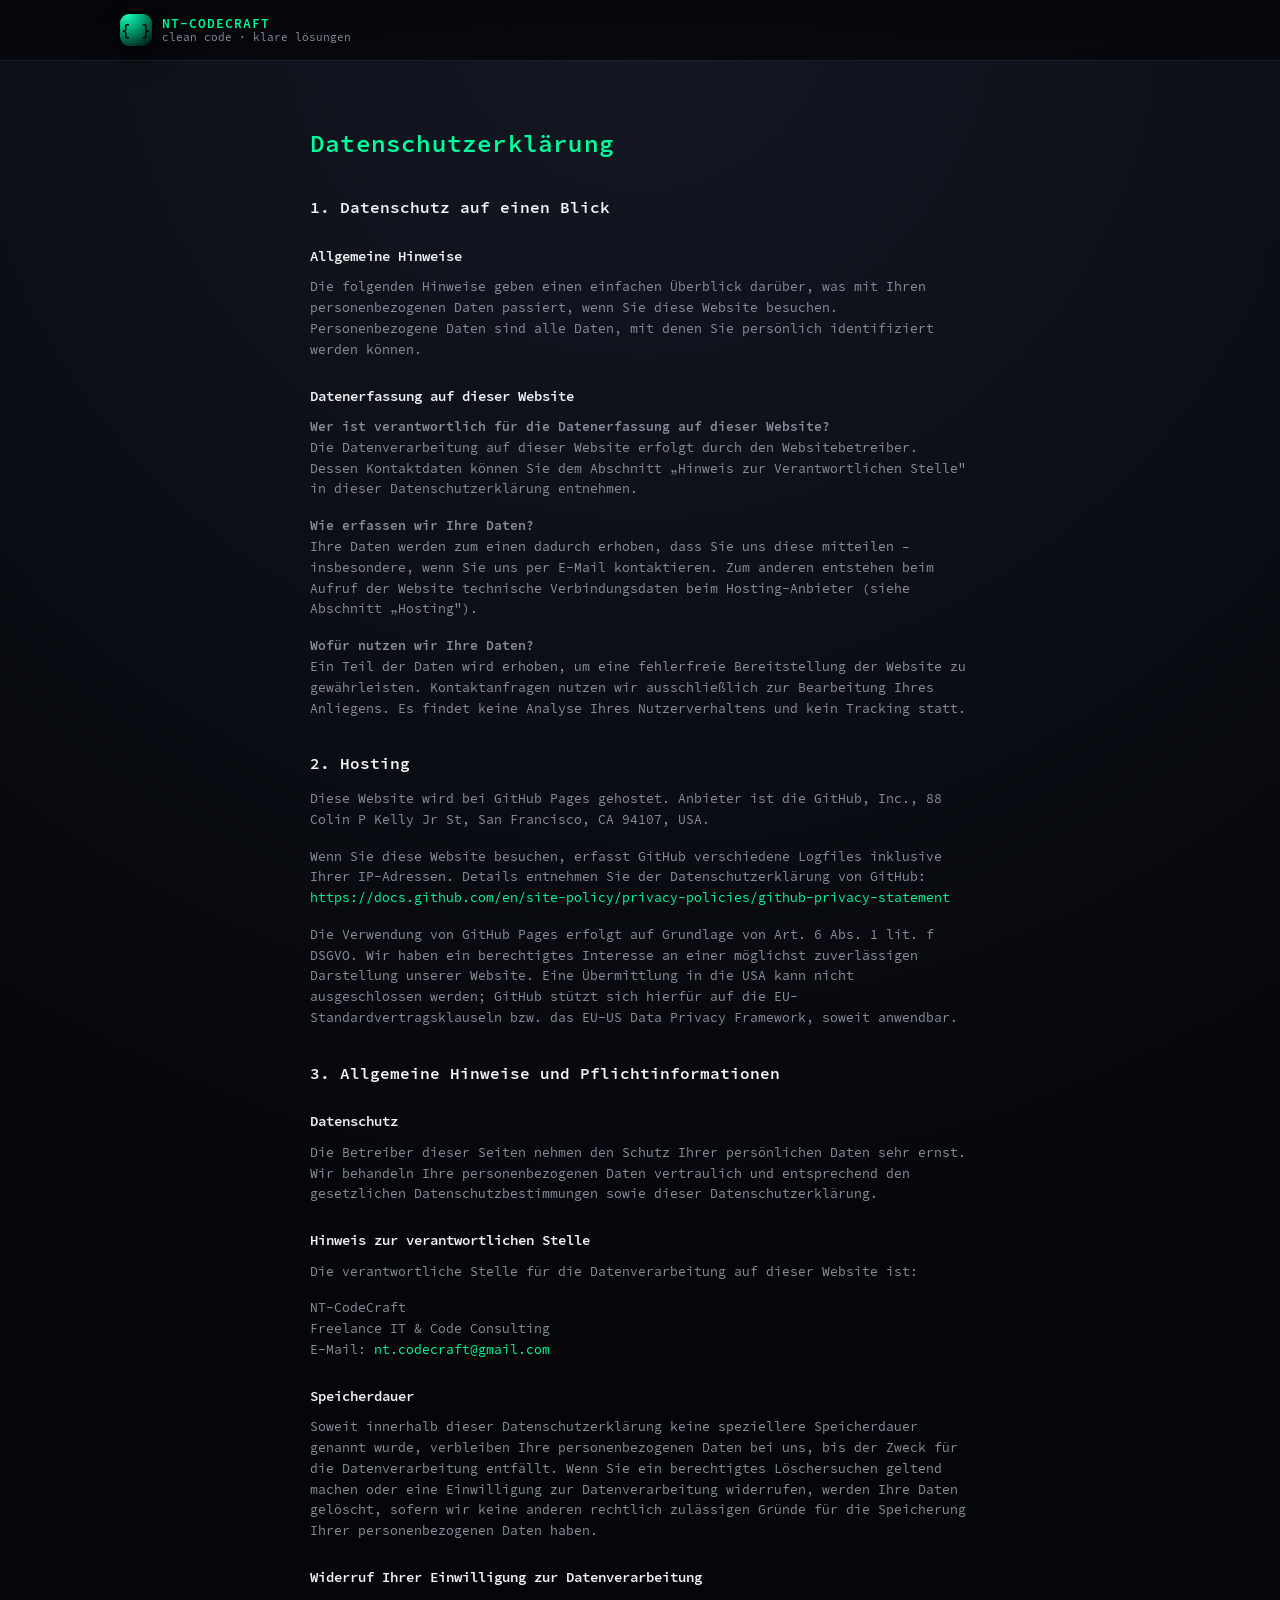
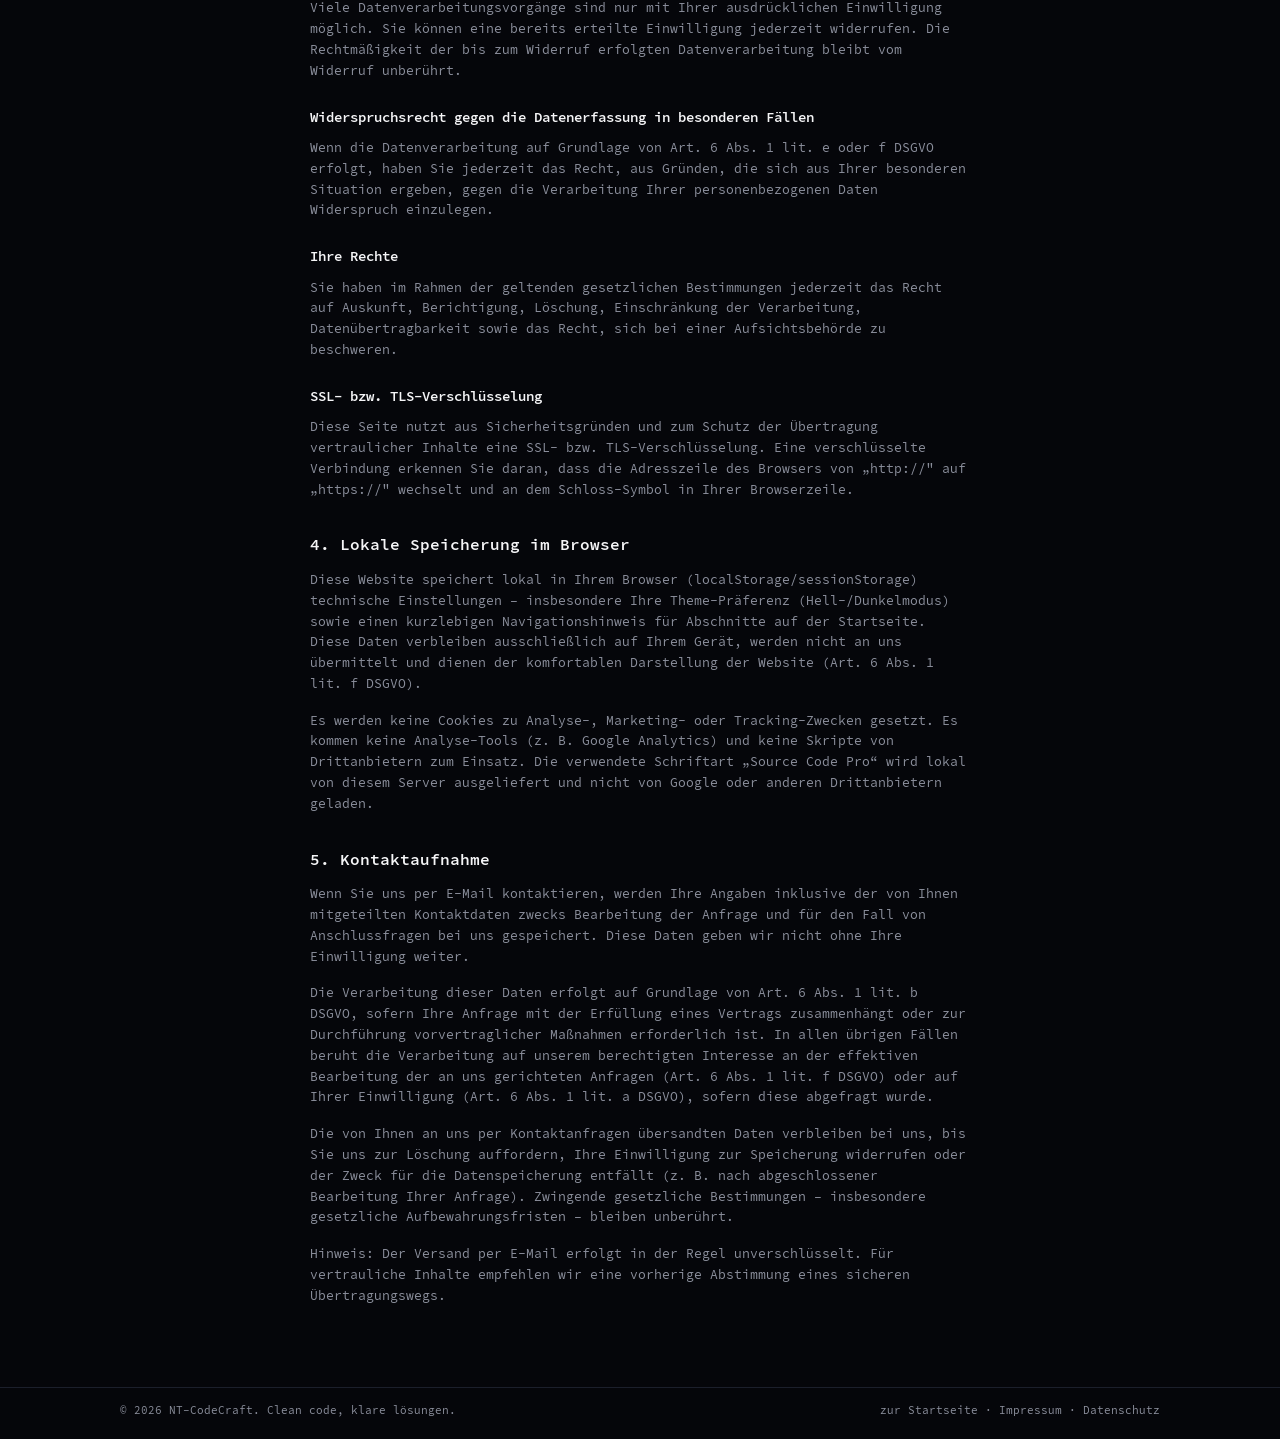
<file: datenschutz.html>
<!DOCTYPE html>
<html lang="de">
<head>
  <meta charset="UTF-8" />
  <title>Datenschutzerklärung – NT-CodeCraft</title>
  <link rel="icon" type="image/png" href="favicon-256x256.png">
  <link rel="apple-touch-icon" sizes="180x180" href="apple-icon-180x180.png">
  <meta name="viewport" content="width=device-width, initial-scale=1" />
  <meta name="referrer" content="strict-origin-when-cross-origin" />
  <meta http-equiv="Content-Security-Policy" content="default-src 'self'; base-uri 'self'; form-action 'self'; object-src 'none'; img-src 'self' data:; style-src 'self' 'unsafe-inline'; script-src 'self' 'unsafe-inline'; font-src 'self'; connect-src 'self'; upgrade-insecure-requests" />
  <link rel="stylesheet" href="fonts/source-code-pro.css" />

  <style>
    :root {
      --bg: #05060a;
      --bg-alt: #0c0f16;
      --accent: #00ff9c;
      --accent-soft: rgba(0, 255, 156, 0.12);
      --text: #f5f5f7;
      --muted: #8b8f9c;
      --border: #1b1f2b;
      --shadow-soft: 0 22px 45px rgba(0, 0, 0, 0.65);
      --radius-lg: 18px;
      --radius-md: 10px;
      --radius-pill: 999px;
      --container: 1080px;
    }

    * {
      box-sizing: border-box;
      margin: 0;
      padding: 0;
    }

    html, body {
      scroll-behavior: smooth;
      background: radial-gradient(circle at top, #141824 0, #05060a 42%);
      color: var(--text);
      font-family: "Source Code Pro", SFMono-Regular, Menlo, Monaco, Consolas, "Liberation Mono", "Courier New", monospace;
      line-height: 1.6;
    }

    a {
      color: var(--accent);
      text-decoration: none;
    }

    a:hover {
      text-decoration: underline;
    }

    .container {
      max-width: var(--container);
      margin: 0 auto;
      padding: 0 20px;
    }

    header {
      position: sticky;
      top: 0;
      z-index: 20;
      backdrop-filter: blur(14px);
      background: linear-gradient(to bottom, rgba(5, 6, 10, 0.94), rgba(5, 6, 10, 0.78));
      border-bottom: 1px solid var(--border);
    }

    .nav {
      display: flex;
      align-items: center;
      justify-content: space-between;
      padding: 14px 0;
      gap: 20px;
    }

    .nav-left {
      display: flex;
      align-items: center;
      gap: 10px;
    }

    .logo-mark {
      width: 32px;
      height: 32px;
      border-radius: 9px;
      background: radial-gradient(circle at 20% 0, #22ffc0, #00b07b 36%, #020308 100%);
      display: flex;
      align-items: center;
      justify-content: center;
      font-weight: 700;
      font-size: 16px;
      color: #020308;
      box-shadow: 0 0 0 1px rgba(0, 0, 0, 0.7), 0 10px 25px rgba(0, 0, 0, 0.7);
    }

    .logo-text {
      display: flex;
      flex-direction: column;
      font-size: 13px;
      line-height: 1.2;
    }

    .logo-text strong {
      letter-spacing: 0.08em;
      text-transform: uppercase;
    }

    .logo-text span {
      color: var(--muted);
      font-size: 11px;
    }

    .content {
      padding: 64px 20px;
      max-width: 700px;
      margin: 0 auto;
    }

    .content h1 {
      font-size: 24px;
      margin-bottom: 24px;
      color: var(--accent);
      letter-spacing: 0.05em;
    }

    .content h2 {
      font-size: 16px;
      margin-top: 32px;
      margin-bottom: 12px;
      color: var(--text);
    }

    .content p {
      font-size: 13px;
      color: var(--muted);
      margin-bottom: 16px;
    }

    .content ul {
      font-size: 13px;
      color: var(--muted);
      margin-bottom: 16px;
      padding-left: 20px;
    }

    .content li {
      margin-bottom: 8px;
    }

    .content h3 {
      font-size: 14px;
      margin-top: 24px;
      margin-bottom: 10px;
      color: var(--text);
    }

    footer {
      border-top: 1px solid var(--border);
      padding: 14px 0 20px;
      font-size: 11px;
      color: var(--muted);
    }

    footer .footer-inner {
      display: flex;
      align-items: center;
      justify-content: space-between;
      flex-wrap: wrap;
      gap: 10px;
    }

    footer a {
      color: var(--muted);
    }

    footer a:hover {
      color: var(--accent);
    }

    @media (max-width: 880px) {
      .container {
        padding: 0 16px;
      }
    }

    @media (max-width: 520px) {
      .nav {
        padding: 10px 0;
      }

      .logo-text {
        font-size: 11px;
      }

      .logo-text span {
        font-size: 10px;
      }

      .container {
        padding: 0 16px;
      }

      .content {
        padding: 32px 20px;
      }

      .content h1 {
        font-size: 20px;
        margin-bottom: 20px;
      }

      .content h2 {
        font-size: 14px;
        margin-top: 24px;
        margin-bottom: 10px;
      }

      .content h3 {
        font-size: 13px;
        margin-top: 20px;
        margin-bottom: 8px;
      }

      .content p,
      .content ul {
        font-size: 12px;
        margin-bottom: 14px;
      }

      .content li {
        font-size: 12px;
        margin-bottom: 6px;
      }

      .content ul {
        padding-left: 18px;
      }

      .footer-inner {
        flex-direction: column;
        align-items: flex-start;
        gap: 8px;
      }

      footer {
        font-size: 10px;
      }
    }

    @media (max-width: 380px) {
      .container {
        padding: 0 12px;
      }

      .logo-text strong {
        font-size: 10px;
      }

      .logo-text span {
        display: none;
      }

      .content {
        padding: 24px 16px;
      }

      .content h1 {
        font-size: 18px;
      }
    }
  </style>
</head>
<body>

  <header>
    <div class="container">
      <div class="nav">
        <div class="nav-left">
          <a href="index.html">
            <div class="logo-mark">{ }</div>
          </a>
          <a href="index.html" class="logo-text">
            <strong>NT-CODECRAFT</strong>
            <span>clean code · klare lösungen</span>
          </a>
        </div>
      </div>
    </div>
  </header>

  <main class="content container">
    <h1>Datenschutzerklärung</h1>

    <h2>1. Datenschutz auf einen Blick</h2>

    <h3>Allgemeine Hinweise</h3>
    <p>
      Die folgenden Hinweise geben einen einfachen Überblick darüber, was mit Ihren personenbezogenen Daten passiert, wenn Sie diese Website besuchen. Personenbezogene Daten sind alle Daten, mit denen Sie persönlich identifiziert werden können.
    </p>

    <h3>Datenerfassung auf dieser Website</h3>
    <p>
      <strong>Wer ist verantwortlich für die Datenerfassung auf dieser Website?</strong><br/>
      Die Datenverarbeitung auf dieser Website erfolgt durch den Websitebetreiber. Dessen Kontaktdaten können Sie dem Abschnitt „Hinweis zur Verantwortlichen Stelle" in dieser Datenschutzerklärung entnehmen.
    </p>

    <p>
      <strong>Wie erfassen wir Ihre Daten?</strong><br/>
      Ihre Daten werden zum einen dadurch erhoben, dass Sie uns diese mitteilen – insbesondere, wenn Sie uns per E-Mail kontaktieren. Zum anderen entstehen beim Aufruf der Website technische Verbindungsdaten beim Hosting-Anbieter (siehe Abschnitt „Hosting").
    </p>

    <p>
      <strong>Wofür nutzen wir Ihre Daten?</strong><br/>
      Ein Teil der Daten wird erhoben, um eine fehlerfreie Bereitstellung der Website zu gewährleisten. Kontaktanfragen nutzen wir ausschließlich zur Bearbeitung Ihres Anliegens. Es findet keine Analyse Ihres Nutzerverhaltens und kein Tracking statt.
    </p>

    <h2>2. Hosting</h2>
    <p>
      Diese Website wird bei GitHub Pages gehostet. Anbieter ist die GitHub, Inc., 88 Colin P Kelly Jr St, San Francisco, CA 94107, USA.
    </p>
    <p>
      Wenn Sie diese Website besuchen, erfasst GitHub verschiedene Logfiles inklusive Ihrer IP-Adressen. Details entnehmen Sie der Datenschutzerklärung von GitHub: <a href="https://docs.github.com/en/site-policy/privacy-policies/github-privacy-statement" target="_blank" rel="noopener noreferrer">https://docs.github.com/en/site-policy/privacy-policies/github-privacy-statement</a>
    </p>
    <p>
      Die Verwendung von GitHub Pages erfolgt auf Grundlage von Art. 6 Abs. 1 lit. f DSGVO. Wir haben ein berechtigtes Interesse an einer möglichst zuverlässigen Darstellung unserer Website. Eine Übermittlung in die USA kann nicht ausgeschlossen werden; GitHub stützt sich hierfür auf die EU-Standardvertragsklauseln bzw. das EU-US Data Privacy Framework, soweit anwendbar.
    </p>

    <h2>3. Allgemeine Hinweise und Pflichtinformationen</h2>

    <h3>Datenschutz</h3>
    <p>
      Die Betreiber dieser Seiten nehmen den Schutz Ihrer persönlichen Daten sehr ernst. Wir behandeln Ihre personenbezogenen Daten vertraulich und entsprechend den gesetzlichen Datenschutzbestimmungen sowie dieser Datenschutzerklärung.
    </p>

    <h3>Hinweis zur verantwortlichen Stelle</h3>
    <p>
      Die verantwortliche Stelle für die Datenverarbeitung auf dieser Website ist:
    </p>
    <p>
      NT-CodeCraft<br/>
      Freelance IT &amp; Code Consulting<br/>
      E-Mail: <a href="mailto:nt.codecraft@gmail.com">nt.codecraft@gmail.com</a>
    </p>

    <h3>Speicherdauer</h3>
    <p>
      Soweit innerhalb dieser Datenschutzerklärung keine speziellere Speicherdauer genannt wurde, verbleiben Ihre personenbezogenen Daten bei uns, bis der Zweck für die Datenverarbeitung entfällt. Wenn Sie ein berechtigtes Löschersuchen geltend machen oder eine Einwilligung zur Datenverarbeitung widerrufen, werden Ihre Daten gelöscht, sofern wir keine anderen rechtlich zulässigen Gründe für die Speicherung Ihrer personenbezogenen Daten haben.
    </p>

    <h3>Widerruf Ihrer Einwilligung zur Datenverarbeitung</h3>
    <p>
      Viele Datenverarbeitungsvorgänge sind nur mit Ihrer ausdrücklichen Einwilligung möglich. Sie können eine bereits erteilte Einwilligung jederzeit widerrufen. Die Rechtmäßigkeit der bis zum Widerruf erfolgten Datenverarbeitung bleibt vom Widerruf unberührt.
    </p>

    <h3>Widerspruchsrecht gegen die Datenerfassung in besonderen Fällen</h3>
    <p>
      Wenn die Datenverarbeitung auf Grundlage von Art. 6 Abs. 1 lit. e oder f DSGVO erfolgt, haben Sie jederzeit das Recht, aus Gründen, die sich aus Ihrer besonderen Situation ergeben, gegen die Verarbeitung Ihrer personenbezogenen Daten Widerspruch einzulegen.
    </p>

    <h3>Ihre Rechte</h3>
    <p>
      Sie haben im Rahmen der geltenden gesetzlichen Bestimmungen jederzeit das Recht auf Auskunft, Berichtigung, Löschung, Einschränkung der Verarbeitung, Datenübertragbarkeit sowie das Recht, sich bei einer Aufsichtsbehörde zu beschweren.
    </p>

    <h3>SSL- bzw. TLS-Verschlüsselung</h3>
    <p>
      Diese Seite nutzt aus Sicherheitsgründen und zum Schutz der Übertragung vertraulicher Inhalte eine SSL- bzw. TLS-Verschlüsselung. Eine verschlüsselte Verbindung erkennen Sie daran, dass die Adresszeile des Browsers von „http://" auf „https://" wechselt und an dem Schloss-Symbol in Ihrer Browserzeile.
    </p>

    <h2>4. Lokale Speicherung im Browser</h2>
    <p>
      Diese Website speichert lokal in Ihrem Browser (localStorage/sessionStorage) technische Einstellungen – insbesondere Ihre Theme-Präferenz (Hell-/Dunkelmodus) sowie einen kurzlebigen Navigationshinweis für Abschnitte auf der Startseite. Diese Daten verbleiben ausschließlich auf Ihrem Gerät, werden nicht an uns übermittelt und dienen der komfortablen Darstellung der Website (Art. 6 Abs. 1 lit. f DSGVO).
    </p>
    <p>
      Es werden keine Cookies zu Analyse-, Marketing- oder Tracking-Zwecken gesetzt. Es kommen keine Analyse-Tools (z.&nbsp;B. Google Analytics) und keine Skripte von Drittanbietern zum Einsatz. Die verwendete Schriftart „Source Code Pro“ wird lokal von diesem Server ausgeliefert und nicht von Google oder anderen Drittanbietern geladen.
    </p>

    <h2>5. Kontaktaufnahme</h2>
    <p>
      Wenn Sie uns per E-Mail kontaktieren, werden Ihre Angaben inklusive der von Ihnen mitgeteilten Kontaktdaten zwecks Bearbeitung der Anfrage und für den Fall von Anschlussfragen bei uns gespeichert. Diese Daten geben wir nicht ohne Ihre Einwilligung weiter.
    </p>
    <p>
      Die Verarbeitung dieser Daten erfolgt auf Grundlage von Art. 6 Abs. 1 lit. b DSGVO, sofern Ihre Anfrage mit der Erfüllung eines Vertrags zusammenhängt oder zur Durchführung vorvertraglicher Maßnahmen erforderlich ist. In allen übrigen Fällen beruht die Verarbeitung auf unserem berechtigten Interesse an der effektiven Bearbeitung der an uns gerichteten Anfragen (Art. 6 Abs. 1 lit. f DSGVO) oder auf Ihrer Einwilligung (Art. 6 Abs. 1 lit. a DSGVO), sofern diese abgefragt wurde.
    </p>
    <p>
      Die von Ihnen an uns per Kontaktanfragen übersandten Daten verbleiben bei uns, bis Sie uns zur Löschung auffordern, Ihre Einwilligung zur Speicherung widerrufen oder der Zweck für die Datenspeicherung entfällt (z.&nbsp;B. nach abgeschlossener Bearbeitung Ihrer Anfrage). Zwingende gesetzliche Bestimmungen – insbesondere gesetzliche Aufbewahrungsfristen – bleiben unberührt.
    </p>
    <p>
      Hinweis: Der Versand per E-Mail erfolgt in der Regel unverschlüsselt. Für vertrauliche Inhalte empfehlen wir eine vorherige Abstimmung eines sicheren Übertragungswegs.
    </p>
  </main>

  <footer>
    <div class="container footer-inner">
      <span>© <span id="year"></span> NT-CodeCraft. Clean code, klare lösungen.</span>
      <span>
        <a href="index.html">zur Startseite</a> · 
        <a href="impressum.html">Impressum</a> · 
        <a href="datenschutz.html">Datenschutz</a>
      </span>
    </div>
  </footer>

  <script>
    document.getElementById("year").textContent = new Date().getFullYear();
  </script>

</body>
</html>
</file>
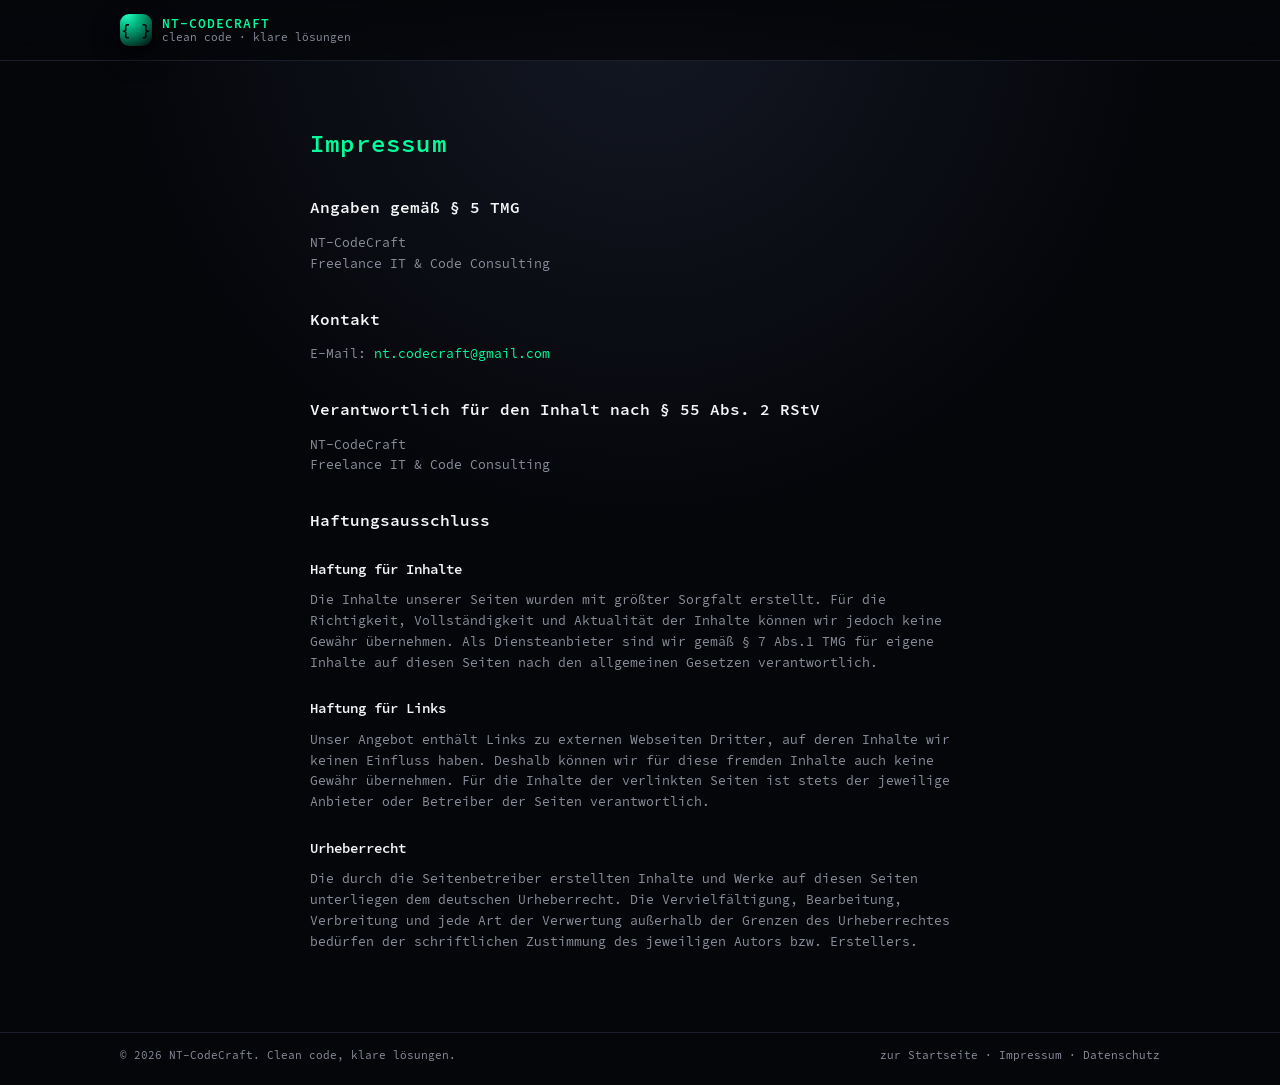
<file: impressum.html>
<!DOCTYPE html>
<html lang="de">
<head>
  <meta charset="UTF-8" />
  <title>Impressum – NT-CodeCraft</title>
  <link rel="icon" type="image/png" href="favicon-256x256.png">
  <link rel="apple-touch-icon" sizes="180x180" href="apple-icon-180x180.png">
  <meta name="viewport" content="width=device-width, initial-scale=1" />
  <meta name="referrer" content="strict-origin-when-cross-origin" />
  <meta http-equiv="Content-Security-Policy" content="default-src 'self'; base-uri 'self'; form-action 'self'; object-src 'none'; img-src 'self' data:; style-src 'self' 'unsafe-inline'; script-src 'self' 'unsafe-inline'; font-src 'self'; connect-src 'self'; upgrade-insecure-requests" />
  <link rel="stylesheet" href="fonts/source-code-pro.css" />

  <style>
    :root {
      --bg: #05060a;
      --bg-alt: #0c0f16;
      --accent: #00ff9c;
      --accent-soft: rgba(0, 255, 156, 0.12);
      --text: #f5f5f7;
      --muted: #8b8f9c;
      --border: #1b1f2b;
      --shadow-soft: 0 22px 45px rgba(0, 0, 0, 0.65);
      --radius-lg: 18px;
      --radius-md: 10px;
      --radius-pill: 999px;
      --container: 1080px;
    }

    * {
      box-sizing: border-box;
      margin: 0;
      padding: 0;
    }

    html, body {
      scroll-behavior: smooth;
      background: radial-gradient(circle at top, #141824 0, #05060a 42%);
      color: var(--text);
      font-family: "Source Code Pro", SFMono-Regular, Menlo, Monaco, Consolas, "Liberation Mono", "Courier New", monospace;
      line-height: 1.6;
      min-height: 100vh;
    }

    body {
      display: flex;
      flex-direction: column;
    }

    a {
      color: var(--accent);
      text-decoration: none;
    }

    a:hover {
      text-decoration: underline;
    }

    .container {
      max-width: var(--container);
      margin: 0 auto;
      padding: 0 20px;
    }

    header {
      position: sticky;
      top: 0;
      z-index: 20;
      backdrop-filter: blur(14px);
      background: linear-gradient(to bottom, rgba(5, 6, 10, 0.94), rgba(5, 6, 10, 0.78));
      border-bottom: 1px solid var(--border);
    }

    .nav {
      display: flex;
      align-items: center;
      justify-content: space-between;
      padding: 14px 0;
      gap: 20px;
    }

    .nav-left {
      display: flex;
      align-items: center;
      gap: 10px;
    }

    .logo-mark {
      width: 32px;
      height: 32px;
      border-radius: 9px;
      background: radial-gradient(circle at 20% 0, #22ffc0, #00b07b 36%, #020308 100%);
      display: flex;
      align-items: center;
      justify-content: center;
      font-weight: 700;
      font-size: 16px;
      color: #020308;
      box-shadow: 0 0 0 1px rgba(0, 0, 0, 0.7), 0 10px 25px rgba(0, 0, 0, 0.7);
    }

    .logo-text {
      display: flex;
      flex-direction: column;
      font-size: 13px;
      line-height: 1.2;
    }

    .logo-text strong {
      letter-spacing: 0.08em;
      text-transform: uppercase;
    }

    .logo-text span {
      color: var(--muted);
      font-size: 11px;
    }

    .content {
      padding: 64px 20px;
      max-width: 700px;
      margin: 0 auto;
      flex: 1;
    }

    .content h1 {
      font-size: 24px;
      margin-bottom: 24px;
      color: var(--accent);
      letter-spacing: 0.05em;
    }

    .content h2 {
      font-size: 16px;
      margin-top: 32px;
      margin-bottom: 12px;
      color: var(--text);
    }

    .content p {
      font-size: 13px;
      color: var(--muted);
      margin-bottom: 16px;
    }

    .content address {
      font-size: 13px;
      color: var(--muted);
      font-style: normal;
      margin-bottom: 16px;
    }

    .content h3 {
      font-size: 14px;
      margin-top: 24px;
      margin-bottom: 10px;
      color: var(--text);
    }

    footer {
      border-top: 1px solid var(--border);
      padding: 14px 0 20px;
      font-size: 11px;
      color: var(--muted);
      margin-top: auto;
    }

    footer .footer-inner {
      display: flex;
      align-items: center;
      justify-content: space-between;
      flex-wrap: wrap;
      gap: 10px;
    }

    footer a {
      color: var(--muted);
    }

    footer a:hover {
      color: var(--accent);
    }

    @media (max-width: 880px) {
      .container {
        padding: 0 16px;
      }
    }

    @media (max-width: 520px) {
      .nav {
        padding: 10px 0;
      }

      .logo-text {
        font-size: 11px;
      }

      .logo-text span {
        font-size: 10px;
      }

      .container {
        padding: 0 16px;
      }

      .content {
        padding: 32px 20px;
      }

      .content h1 {
        font-size: 20px;
        margin-bottom: 20px;
      }

      .content h2 {
        font-size: 14px;
        margin-top: 24px;
        margin-bottom: 10px;
      }

      .content h3 {
        font-size: 13px;
        margin-top: 20px;
        margin-bottom: 8px;
      }

      .content p,
      .content address {
        font-size: 12px;
        margin-bottom: 14px;
      }

      .footer-inner {
        flex-direction: column;
        align-items: flex-start;
        gap: 8px;
      }

      footer {
        font-size: 10px;
      }
    }

    @media (max-width: 380px) {
      .container {
        padding: 0 12px;
      }

      .logo-text strong {
        font-size: 10px;
      }

      .logo-text span {
        display: none;
      }

      .content {
        padding: 24px 16px;
      }

      .content h1 {
        font-size: 18px;
      }
    }
  </style>
</head>
<body>

  <header>
    <div class="container">
      <div class="nav">
        <div class="nav-left">
          <a href="index.html">
            <div class="logo-mark">{ }</div>
          </a>
          <a href="index.html" class="logo-text">
            <strong>NT-CODECRAFT</strong>
            <span>clean code · klare lösungen</span>
          </a>
        </div>
      </div>
    </div>
  </header>

  <main class="content container">
    <h1>Impressum</h1>

    <h2>Angaben gemäß § 5 TMG</h2>
    <p>
      NT-CodeCraft<br/>
      Freelance IT & Code Consulting
    </p>

    <h2>Kontakt</h2>
    <address>
      E-Mail: <a href="mailto:nt.codecraft@gmail.com">nt.codecraft@gmail.com</a>
    </address>

    <h2>Verantwortlich für den Inhalt nach § 55 Abs. 2 RStV</h2>
    <p>
      NT-CodeCraft<br/>
      Freelance IT & Code Consulting
    </p>

    <h2>Haftungsausschluss</h2>
    
    <h3>Haftung für Inhalte</h3>
    <p>
      Die Inhalte unserer Seiten wurden mit größter Sorgfalt erstellt. Für die Richtigkeit, Vollständigkeit und Aktualität der Inhalte können wir jedoch keine Gewähr übernehmen. Als Diensteanbieter sind wir gemäß § 7 Abs.1 TMG für eigene Inhalte auf diesen Seiten nach den allgemeinen Gesetzen verantwortlich.
    </p>

    <h3>Haftung für Links</h3>
    <p>
      Unser Angebot enthält Links zu externen Webseiten Dritter, auf deren Inhalte wir keinen Einfluss haben. Deshalb können wir für diese fremden Inhalte auch keine Gewähr übernehmen. Für die Inhalte der verlinkten Seiten ist stets der jeweilige Anbieter oder Betreiber der Seiten verantwortlich.
    </p>

    <h3>Urheberrecht</h3>
    <p>
      Die durch die Seitenbetreiber erstellten Inhalte und Werke auf diesen Seiten unterliegen dem deutschen Urheberrecht. Die Vervielfältigung, Bearbeitung, Verbreitung und jede Art der Verwertung außerhalb der Grenzen des Urheberrechtes bedürfen der schriftlichen Zustimmung des jeweiligen Autors bzw. Erstellers.
    </p>
  </main>

  <footer>
    <div class="container footer-inner">
      <span>© <span id="year"></span> NT-CodeCraft. Clean code, klare lösungen.</span>
      <span>
        <a href="index.html">zur Startseite</a> · 
        <a href="impressum.html">Impressum</a> · 
        <a href="datenschutz.html">Datenschutz</a>
      </span>
    </div>
  </footer>

  <script>
    document.getElementById("year").textContent = new Date().getFullYear();
  </script>

</body>
</html>
</file>
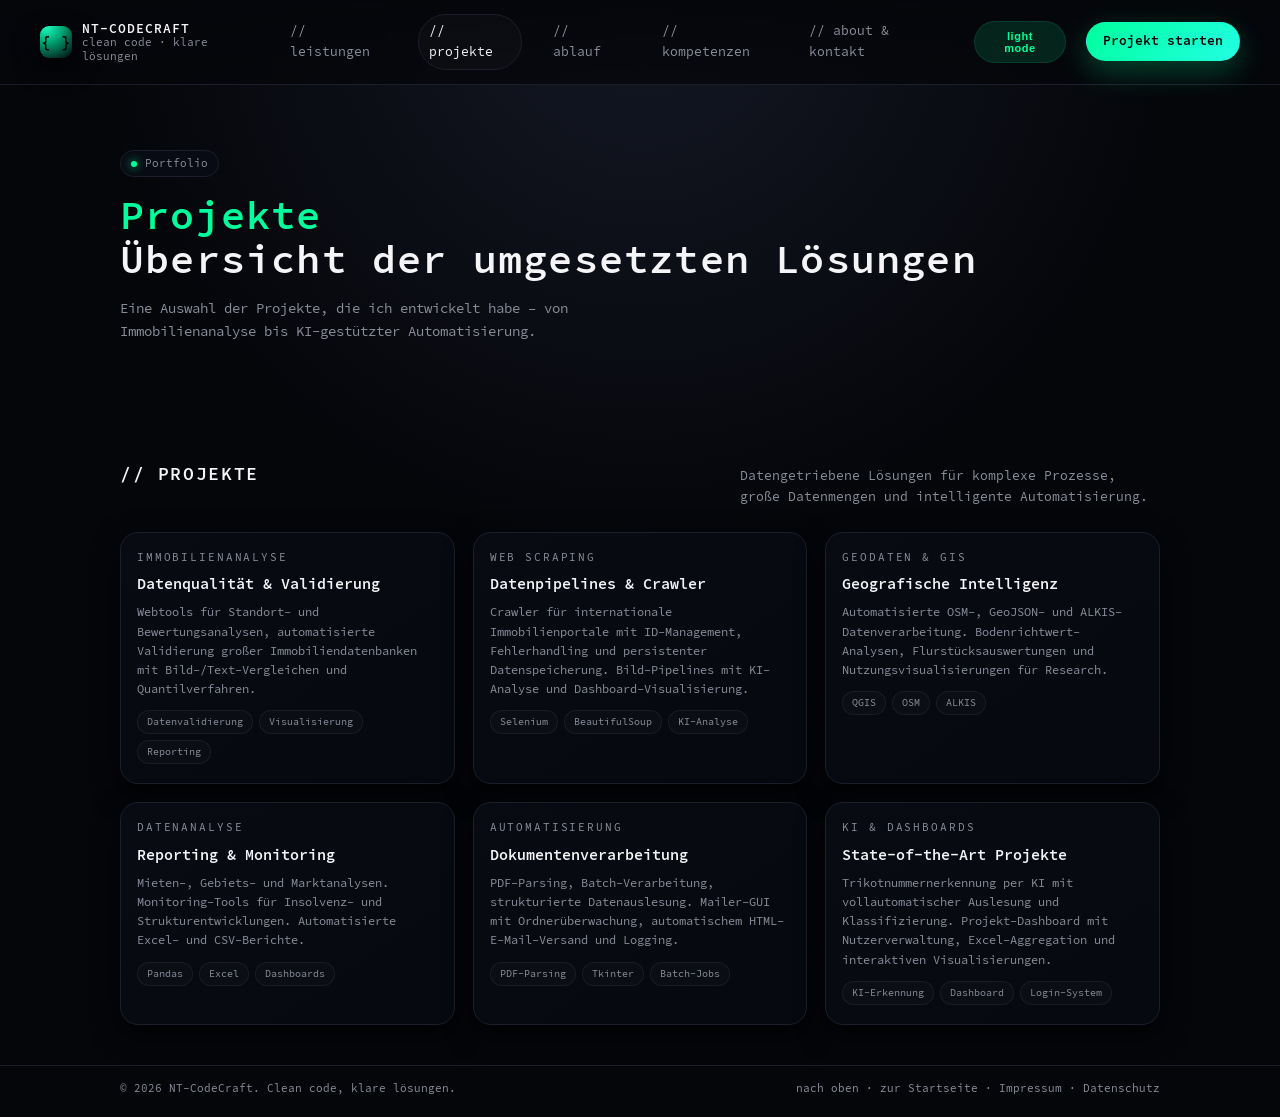
<file: projekte.html>
<!DOCTYPE html>
<html lang="de">
<head>
  <meta charset="UTF-8" />
  <title>Projekte – NT-CodeCraft</title>
  <link rel="icon" type="image/png" href="favicon-256x256.png">
  <link rel="apple-touch-icon" sizes="180x180" href="apple-icon-180x180.png">
  <meta name="viewport" content="width=device-width, initial-scale=1" />
  <meta name="referrer" content="strict-origin-when-cross-origin" />
  <meta http-equiv="Content-Security-Policy" content="default-src 'self'; base-uri 'self'; form-action 'self'; object-src 'none'; img-src 'self' data:; style-src 'self' 'unsafe-inline'; script-src 'self' 'unsafe-inline'; font-src 'self'; connect-src 'self'; upgrade-insecure-requests" />
  <link rel="stylesheet" href="fonts/source-code-pro.css" />

  <style>
    :root {
      --bg: #05060a;
      --bg-alt: #0c0f16;
      --accent: #00ff9c;
      --accent-soft: rgba(0, 255, 156, 0.12);
      --text: #f5f5f7;
      --muted: #8b8f9c;
      --border: #1b1f2b;
      --error: #ff4b81;
      --shadow-soft: 0 22px 45px rgba(0, 0, 0, 0.65);
      --radius-lg: 18px;
      --radius-md: 10px;
      --radius-pill: 999px;
      --container: 1080px;
    }

    [data-theme="light"] {
      --bg: #fafbfc;
      --bg-alt: #ffffff;
      --accent: #00875a;
      --accent-soft: rgba(0, 135, 90, 0.15);
      --text: #0f172a;
      --muted: #475569;
      --border: #cbd5e1;
      --error: #dc2626;
      --shadow-soft: 0 22px 45px rgba(0, 0, 0, 0.08);
    }

    * {
      box-sizing: border-box;
      margin: 0;
      padding: 0;
    }

    html, body {
      scroll-behavior: smooth;
      background: radial-gradient(circle at top, #141824 0, #05060a 42%);
      color: var(--text);
      font-family: "Source Code Pro", SFMono-Regular, Menlo, Monaco, Consolas, "Liberation Mono", "Courier New", monospace;
      transition: background 0.3s ease, color 0.3s ease;
      min-height: 100vh;
    }

    body {
      display: flex;
      flex-direction: column;
      line-height: 1.6;
    }

    [data-theme="light"] html,
    [data-theme="light"] body {
      background: radial-gradient(circle at top, #f0f4f8 0, #fafbfc 42%);
    }

    main {
      flex: 1;
    }

    a {
      color: inherit;
      text-decoration: none;
    }

    img {
      max-width: 100%;
      display: block;
    }

    /* Layout */

    .container {
      max-width: var(--container);
      margin: 0 auto;
      padding: 0 20px;
    }

    header {
      position: sticky;
      top: 0;
      z-index: 20;
      backdrop-filter: blur(14px);
      background: linear-gradient(to bottom, rgba(5, 6, 10, 0.94), rgba(5, 6, 10, 0.78));
      border-bottom: 1px solid var(--border);
      transition: background 0.3s ease, border-color 0.3s ease;
    }

    header .container {
      max-width: 100%;
      padding: 0 40px;
    }

    [data-theme="light"] header {
      background: linear-gradient(to bottom, rgba(250, 251, 252, 0.94), rgba(250, 251, 252, 0.78));
    }

    .nav {
      display: flex;
      align-items: center;
      justify-content: space-between;
      padding: 14px 0;
      gap: 20px;
    }

    .nav-left {
      display: flex;
      align-items: center;
      gap: 10px;
    }

    .logo-mark {
      width: 32px;
      height: 32px;
      border-radius: 9px;
      background: radial-gradient(circle at 20% 0, #22ffc0, #00b07b 36%, #020308 100%);
      display: flex;
      align-items: center;
      justify-content: center;
      font-weight: 700;
      font-size: 16px;
      color: #020308;
      box-shadow: 0 0 0 1px rgba(0, 0, 0, 0.7), 0 10px 25px rgba(0, 0, 0, 0.7);
    }

    .logo-text {
      display: flex;
      flex-direction: column;
      font-size: 13px;
      line-height: 1.2;
    }

    .logo-text strong {
      letter-spacing: 0.08em;
      text-transform: uppercase;
    }

    .logo-text span {
      color: var(--muted);
      font-size: 11px;
    }

    .nav-links {
      display: flex;
      gap: 20px;
      font-size: 13px;
    }

    .mobile-menu-toggle {
      display: none;
      width: 36px;
      height: 36px;
      border-radius: var(--radius-pill);
      border: 1px solid var(--border);
      background: rgba(255, 255, 255, 0.02);
      color: var(--text);
      cursor: pointer;
      align-items: center;
      justify-content: center;
      flex-direction: column;
      gap: 4px;
      padding: 8px;
      transition: all 0.2s ease-out;
      -webkit-tap-highlight-color: transparent;
    }

    .mobile-menu-toggle:hover {
      background: rgba(255, 255, 255, 0.05);
      border-color: var(--accent-soft);
    }

    .mobile-menu-toggle span {
      display: block;
      width: 18px;
      height: 2px;
      background: currentColor;
      border-radius: 2px;
      transition: all 0.2s ease-out;
    }

    .mobile-menu-toggle.active span:nth-child(1) {
      transform: rotate(45deg) translate(5px, 5px);
    }

    .mobile-menu-toggle.active span:nth-child(2) {
      opacity: 0;
    }

    .mobile-menu-toggle.active span:nth-child(3) {
      transform: rotate(-45deg) translate(5px, -5px);
    }

    .mobile-nav {
      display: none;
      position: absolute;
      top: 100%;
      left: 0;
      right: 0;
      background: var(--bg);
      border-bottom: 1px solid var(--border);
      padding: 20px;
      flex-direction: column;
      gap: 12px;
      z-index: 10;
    }

    .mobile-nav.active {
      display: flex;
    }

    .mobile-nav a {
      padding: 12px 16px;
      border-radius: var(--radius-md);
      border: 1px solid var(--border);
      background: rgba(255, 255, 255, 0.02);
      color: var(--text);
      font-size: 14px;
      transition: all 0.2s ease-out;
    }

    .mobile-nav a:hover {
      background: rgba(255, 255, 255, 0.05);
      border-color: var(--accent-soft);
    }

    [data-theme="light"] .mobile-menu-toggle {
      background: rgba(0, 0, 0, 0.02);
    }

    [data-theme="light"] .mobile-menu-toggle:hover {
      background: rgba(0, 0, 0, 0.05);
    }

    [data-theme="light"] .mobile-nav {
      background: var(--bg-alt);
    }

    [data-theme="light"] .mobile-nav a {
      background: rgba(0, 0, 0, 0.02);
    }

    [data-theme="light"] .mobile-nav a:hover {
      background: rgba(0, 0, 0, 0.05);
    }

    .nav-links a {
      padding: 6px 10px;
      border-radius: var(--radius-pill);
      color: var(--muted);
      border: 1px solid transparent;
      transition: 0.18s ease-out;
      text-transform: lowercase;
    }

    .nav-links a:hover,
    .nav-links a.active {
      color: var(--text);
      border-color: var(--border);
      background: rgba(255, 255, 255, 0.02);
    }

    .nav-cta {
      display: flex;
      gap: 10px;
      align-items: center;
    }

    .theme-toggle {
      padding: 8px 16px;
      border-radius: var(--radius-pill);
      border: 1px solid var(--accent-soft);
      background: var(--accent-soft);
      color: var(--accent);
      display: flex;
      align-items: center;
      justify-content: center;
      cursor: pointer;
      transition: all 0.2s ease-out;
      font-size: 11px;
      text-transform: lowercase;
      font-weight: 600;
      letter-spacing: 0.05em;
      -webkit-tap-highlight-color: transparent;
    }

    .theme-toggle:hover {
      background: var(--accent);
      color: var(--bg);
      border-color: var(--accent);
      transform: translateY(-1px);
      box-shadow: 0 4px 12px rgba(0, 255, 156, 0.3);
    }

    [data-theme="light"] .theme-toggle {
      background: var(--accent-soft);
      color: var(--accent);
      border-color: var(--accent-soft);
    }

    [data-theme="light"] .theme-toggle:hover {
      background: var(--accent);
      color: var(--bg-alt);
      border-color: var(--accent);
      box-shadow: 0 4px 12px rgba(0, 135, 90, 0.3);
    }

    .btn {
      display: inline-flex;
      align-items: center;
      justify-content: center;
      padding: 8px 16px;
      border-radius: var(--radius-pill);
      font-size: 13px;
      border: 1px solid transparent;
      cursor: pointer;
      background: none;
      color: var(--text);
      transition: 0.2s ease-out;
      white-space: nowrap;
      -webkit-tap-highlight-color: transparent;
      touch-action: manipulation;
    }

    .btn-primary {
      background: linear-gradient(135deg, #00ff9c, #22ffe4);
      color: #020308;
      box-shadow: 0 10px 30px rgba(0, 255, 156, 0.26);
      font-weight: 600;
    }

    .btn-primary:hover {
      transform: translateY(-1px) scale(1.01);
      box-shadow: 0 15px 40px rgba(0, 255, 156, 0.32);
    }

    .btn-ghost {
      border-color: var(--border);
      color: var(--muted);
    }

    .btn-ghost:hover {
      background: rgba(255, 255, 255, 0.03);
      color: var(--text);
    }

    /* Hero */

    .hero {
      padding: 64px 0 56px;
    }

    .eyebrow {
      display: inline-flex;
      align-items: center;
      gap: 8px;
      padding: 4px 10px;
      border-radius: var(--radius-pill);
      font-size: 11px;
      border: 1px solid var(--border);
      color: var(--muted);
      background: rgba(9, 12, 22, 0.9);
      margin-bottom: 16px;
    }

    .eyebrow-dot {
      width: 6px;
      height: 6px;
      border-radius: 999px;
      background: var(--accent);
      box-shadow: 0 0 10px rgba(0, 255, 156, 0.9);
    }

    .hero h1 {
      font-size: clamp(32px, 4vw, 40px);
      line-height: 1.1;
      margin-bottom: 16px;
      letter-spacing: 0.03em;
    }

    .hero h1 span {
      color: var(--accent);
    }

    .hero-sub {
      font-size: 14px;
      color: var(--muted);
      max-width: 480px;
      margin-bottom: 22px;
    }

    /* Sections */

    section {
      padding: 40px 0;
    }

    .section-header {
      display: flex;
      justify-content: space-between;
      align-items: baseline;
      gap: 12px;
      margin-bottom: 24px;
    }

    .section-title {
      font-size: 18px;
      letter-spacing: 0.09em;
      text-transform: uppercase;
    }

    .section-sub {
      font-size: 13px;
      color: var(--muted);
      max-width: 420px;
    }

    /* Services */

    .grid-3 {
      display: grid;
      grid-template-columns: repeat(3, minmax(0, 1fr));
      gap: 18px;
    }

    .card {
      border-radius: var(--radius-lg);
      border: 1px solid var(--border);
      background: linear-gradient(145deg, rgba(9, 11, 20, 0.96), rgba(6, 9, 15, 0.96));
      padding: 16px 16px 15px;
      box-shadow: 0 10px 28px rgba(0, 0, 0, 0.7);
      position: relative;
      overflow: hidden;
      transition: background 0.3s ease, border-color 0.3s ease, box-shadow 0.3s ease;
    }

    [data-theme="light"] .card {
      background: linear-gradient(145deg, rgba(255, 255, 255, 0.96), rgba(250, 251, 252, 0.96));
      box-shadow: 0 10px 28px rgba(0, 0, 0, 0.08);
    }

    .card::before {
      content: "";
      position: absolute;
      inset: 0;
      background: radial-gradient(circle at 0 0, rgba(0, 255, 156, 0.12), transparent 60%);
      opacity: 0;
      transition: 0.26s ease-out;
      pointer-events: none;
    }

    .card:hover::before {
      opacity: 1;
    }

    .card-kicker {
      font-size: 11px;
      text-transform: uppercase;
      letter-spacing: 0.17em;
      color: var(--muted);
      margin-bottom: 6px;
    }

    .card h3 {
      font-size: 15px;
      margin-bottom: 6px;
    }

    .card p {
      font-size: 12px;
      color: var(--muted);
      margin-bottom: 12px;
    }

    .chip-row {
      display: flex;
      flex-wrap: wrap;
      gap: 6px;
      margin-bottom: 4px;
    }

    .chip {
      font-size: 10px;
      padding: 3px 9px;
      border-radius: var(--radius-pill);
      border: 1px solid rgba(255, 255, 255, 0.06);
      background: rgba(255, 255, 255, 0.02);
      color: var(--muted);
      transition: background 0.3s ease, border-color 0.3s ease, color 0.3s ease;
    }

    [data-theme="light"] .chip {
      border: 1px solid rgba(0, 0, 0, 0.08);
      background: rgba(0, 0, 0, 0.03);
    }

    footer {
      border-top: 1px solid var(--border);
      padding: 14px 0 20px;
      font-size: 11px;
      color: var(--muted);
      margin-top: auto;
    }

    footer .footer-inner {
      display: flex;
      align-items: center;
      justify-content: space-between;
      flex-wrap: wrap;
      gap: 10px;
    }

    footer a {
      color: var(--muted);
    }

    footer a:hover {
      color: var(--accent);
    }

    /* Responsive */

    @media (max-width: 880px) {
      .grid-3 {
        grid-template-columns: 1fr;
      }

      .nav-links {
        display: none;
      }

      .mobile-menu-toggle {
        display: flex;
      }

      header {
        position: relative;
      }

      header .container {
        position: relative;
      }

      .nav {
        flex-wrap: nowrap;
      }

      .nav-left {
        flex: 1 1 auto;
        min-width: 0;
        max-width: calc(100% - 160px);
      }

      .nav-cta {
        display: none;
      }

      .theme-toggle {
        order: 2;
      }

      .mobile-menu-toggle {
        order: 3;
        margin-left: auto;
      }

      .hero {
        padding-top: 40px;
        padding-bottom: 40px;
      }

      .section-header {
        flex-direction: column;
        align-items: flex-start;
        gap: 8px;
      }

      .section-sub {
        max-width: 100%;
      }

      .container {
        padding: 0 16px;
      }

      header .container {
        padding: 0 20px;
      }

      section {
        padding: 32px 0;
      }
    }

    @media (max-width: 520px) {
      .nav {
        padding: 10px 0;
      }

      .nav-left {
        flex: 1 1 auto;
        min-width: 0;
        max-width: calc(100% - 100px);
      }

      .nav-cta {
        flex-shrink: 0;
        gap: 8px;
      }

      .mobile-menu-toggle {
        flex-shrink: 0;
        width: 32px;
        height: 32px;
      }

      .nav-cta .btn {
        font-size: 12px;
        padding: 8px 14px;
        white-space: nowrap;
      }

      .theme-toggle {
        padding: 6px 12px;
        font-size: 10px;
      }

      .logo-text {
        font-size: 11px;
      }

      .logo-text span {
        font-size: 10px;
      }

      .hero {
        padding: 32px 0 28px;
      }

      .hero h1 {
        font-size: clamp(24px, 6vw, 32px);
        margin-bottom: 12px;
      }

      .hero-sub {
        font-size: 13px;
        margin-bottom: 18px;
      }

      .section-title {
        font-size: 16px;
      }

      .section-sub {
        font-size: 12px;
      }

      .card {
        padding: 14px 14px 13px;
      }

      .card h3 {
        font-size: 14px;
      }

      .card p {
        font-size: 11px;
      }

      .chip {
        font-size: 9px;
        padding: 2px 8px;
      }

      .grid-3 {
        gap: 14px;
      }

      footer {
        font-size: 10px;
      }

      .footer-inner {
        flex-direction: column;
        align-items: flex-start;
        gap: 8px;
      }
    }

    @media (max-width: 380px) {
      .container {
        padding: 0 12px;
      }

      .hero h1 {
        font-size: 22px;
      }

      .logo-text strong {
        font-size: 10px;
      }

      .logo-text span {
        display: none;
      }

      .nav-cta .btn {
        font-size: 11px;
        padding: 7px 10px;
      }

      .theme-toggle {
        padding: 5px 10px;
        font-size: 9px;
      }
    }
  </style>
</head>
<body>

  <!-- HEADER -->
  <header>
    <div class="container">
      <div class="nav">
        <div class="nav-left">
          <a href="index.html">
            <div class="logo-mark">{ }</div>
          </a>
          <a href="index.html" class="logo-text">
            <strong>NT-CODECRAFT</strong>
            <span>clean code · klare lösungen</span>
          </a>
        </div>
        <nav class="nav-links">
          <a href="index.html#leistungen">// leistungen</a>
          <a href="projekte.html" class="active">// projekte</a>
          <a href="index.html#ablauf">// ablauf</a>
          <a href="index.html#kompetenzen">// kompetenzen</a>
          <a href="index.html#about">// about &amp; kontakt</a>
        </nav>
        <button class="theme-toggle" id="themeToggle" aria-label="Theme wechseln" title="Theme wechseln">
          <span id="themeText">dark mode</span>
        </button>
        <button class="mobile-menu-toggle" id="mobileMenuToggle" aria-label="Menü öffnen" aria-expanded="false">
          <span></span>
          <span></span>
          <span></span>
        </button>
        <div class="nav-cta">
          <a href="index.html#kontakt" class="btn btn-primary">Projekt starten</a>
        </div>
        <nav class="mobile-nav" id="mobileNav">
          <a href="index.html#leistungen">// leistungen</a>
          <a href="projekte.html">// projekte</a>
          <a href="index.html#ablauf">// ablauf</a>
          <a href="index.html#kompetenzen">// kompetenzen</a>
          <a href="index.html#about">// about &amp; kontakt</a>
        </nav>
      </div>
    </div>
  </header>

  <main>
  <!-- HERO -->
  <section class="hero" id="top">
    <div class="container">
      <div class="eyebrow">
        <span class="eyebrow-dot"></span>
        <span>Portfolio</span>
      </div>

      <h1>
        <span>Projekte</span><br/>
        Übersicht der umgesetzten Lösungen
      </h1>

      <p class="hero-sub">
        Eine Auswahl der Projekte, die ich entwickelt habe – von Immobilienanalyse bis KI-gestützter Automatisierung.
      </p>
    </div>
  </section>

  <!-- PROJEKTE -->
  <section id="projekte">
    <div class="container">
      <div class="section-header">
        <h2 class="section-title">// Projekte</h2>
        <p class="section-sub">
          Datengetriebene Lösungen für komplexe Prozesse, große Datenmengen und intelligente Automatisierung.
        </p>
      </div>

      <div class="grid-3">
        <article class="card">
          <div class="card-kicker">Immobilienanalyse</div>
          <h3>Datenqualität &amp; Validierung</h3>
          <p>
            Webtools für Standort- und Bewertungsanalysen, automatisierte Validierung großer Immobiliendatenbanken mit Bild-/Text-Vergleichen und Quantilverfahren.
          </p>
          <div class="chip-row">
            <span class="chip">Datenvalidierung</span>
            <span class="chip">Visualisierung</span>
            <span class="chip">Reporting</span>
          </div>
        </article>

        <article class="card">
          <div class="card-kicker">Web Scraping</div>
          <h3>Datenpipelines &amp; Crawler</h3>
          <p>
            Crawler für internationale Immobilienportale mit ID-Management, Fehlerhandling und persistenter Datenspeicherung. Bild-Pipelines mit KI-Analyse und Dashboard-Visualisierung.
          </p>
          <div class="chip-row">
            <span class="chip">Selenium</span>
            <span class="chip">BeautifulSoup</span>
            <span class="chip">KI-Analyse</span>
          </div>
        </article>

        <article class="card">
          <div class="card-kicker">Geodaten &amp; GIS</div>
          <h3>Geografische Intelligenz</h3>
          <p>
            Automatisierte OSM-, GeoJSON- und ALKIS-Datenverarbeitung. Bodenrichtwert-Analysen, Flurstücksauswertungen und Nutzungsvisualisierungen für Research.
          </p>
          <div class="chip-row">
            <span class="chip">QGIS</span>
            <span class="chip">OSM</span>
            <span class="chip">ALKIS</span>
          </div>
        </article>

        <article class="card">
          <div class="card-kicker">Datenanalyse</div>
          <h3>Reporting &amp; Monitoring</h3>
          <p>
            Mieten-, Gebiets- und Marktanalysen. Monitoring-Tools für Insolvenz- und Strukturentwicklungen. Automatisierte Excel- und CSV-Berichte.
          </p>
          <div class="chip-row">
            <span class="chip">Pandas</span>
            <span class="chip">Excel</span>
            <span class="chip">Dashboards</span>
          </div>
        </article>

        <article class="card">
          <div class="card-kicker">Automatisierung</div>
          <h3>Dokumentenverarbeitung</h3>
          <p>
            PDF-Parsing, Batch-Verarbeitung, strukturierte Datenauslesung. Mailer-GUI mit Ordnerüberwachung, automatischem HTML-E-Mail-Versand und Logging.
          </p>
          <div class="chip-row">
            <span class="chip">PDF-Parsing</span>
            <span class="chip">Tkinter</span>
            <span class="chip">Batch-Jobs</span>
          </div>
        </article>

        <article class="card">
          <div class="card-kicker">KI &amp; Dashboards</div>
          <h3>State-of-the-Art Projekte</h3>
          <p>
            Trikotnummernerkennung per KI mit vollautomatischer Auslesung und Klassifizierung. Projekt-Dashboard mit Nutzerverwaltung, Excel-Aggregation und interaktiven Visualisierungen.
          </p>
          <div class="chip-row">
            <span class="chip">KI-Erkennung</span>
            <span class="chip">Dashboard</span>
            <span class="chip">Login-System</span>
          </div>
        </article>
      </div>
    </div>
  </section>
  </main>

  <!-- FOOTER -->
  <footer>
    <div class="container footer-inner">
      <span>© <span id="year"></span> NT-CodeCraft. Clean code, klare lösungen.</span>
      <span>
        <a href="#top">nach oben</a> · 
        <a href="index.html">zur Startseite</a> · 
        <a href="impressum.html">Impressum</a> · 
        <a href="datenschutz.html">Datenschutz</a>
      </span>
    </div>
  </footer>

  <script>
    // Theme Management
    const themeToggle = document.getElementById('themeToggle');
    const themeText = document.getElementById('themeText');
    const html = document.documentElement;

    // Theme aus localStorage laden oder Dark Mode als Standard setzen
    const currentTheme = localStorage.getItem('theme') || 'dark';
    html.setAttribute('data-theme', currentTheme);
    if (themeText) {
      themeText.textContent = currentTheme === 'light' ? 'dark mode' : 'light mode';
    }

    // Theme Toggle Funktion
    if (themeToggle) {
      themeToggle.addEventListener('click', function() {
        const currentTheme = html.getAttribute('data-theme');
        const newTheme = currentTheme === 'dark' ? 'light' : 'dark';
        
        html.setAttribute('data-theme', newTheme);
        localStorage.setItem('theme', newTheme);
        if (themeText) {
          themeText.textContent = newTheme === 'light' ? 'dark mode' : 'light mode';
        }
      });
    }

    // Mobile Menu Toggle
    const mobileMenuToggle = document.getElementById('mobileMenuToggle');
    const mobileNav = document.getElementById('mobileNav');

    if (mobileMenuToggle && mobileNav) {
      mobileMenuToggle.addEventListener('click', function() {
        const isActive = mobileNav.classList.contains('active');
        mobileNav.classList.toggle('active');
        mobileMenuToggle.classList.toggle('active');
        mobileMenuToggle.setAttribute('aria-expanded', !isActive);
      });

      // Schließe Mobile-Menü beim Klick auf einen Link
      mobileNav.querySelectorAll('a').forEach(link => {
        link.addEventListener('click', function() {
          mobileNav.classList.remove('active');
          mobileMenuToggle.classList.remove('active');
          mobileMenuToggle.setAttribute('aria-expanded', 'false');
        });
      });
    }

    // Aktuelles Jahr automatisch setzen
    document.getElementById("year").textContent = new Date().getFullYear();

    // Für Links zu anderen Seiten mit Hash: Flag setzen
    document.querySelectorAll('a[href*=".html#"], a[href*="index.html#"]').forEach(link => {
      link.addEventListener('click', function() {
        sessionStorage.setItem('navigatedFromOtherPage', 'true');
      });
    });
  </script>

</body>
</html>
</file>
<file: fonts/source-code-pro.css>
/* Source Code Pro – lokal gehostet (SIL Open Font License 1.1), siehe fonts/LICENSE.txt */
@font-face {
  font-family: "Source Code Pro";
  font-style: normal;
  font-weight: 300;
  font-display: swap;
  src: url("SourceCodePro-Light.woff2") format("woff2");
}

@font-face {
  font-family: "Source Code Pro";
  font-style: normal;
  font-weight: 400;
  font-display: swap;
  src: url("SourceCodePro-Regular.woff2") format("woff2");
}

@font-face {
  font-family: "Source Code Pro";
  font-style: normal;
  font-weight: 500;
  font-display: swap;
  src: url("SourceCodePro-Medium.woff2") format("woff2");
}

@font-face {
  font-family: "Source Code Pro";
  font-style: normal;
  font-weight: 600;
  font-display: swap;
  src: url("SourceCodePro-Semibold.woff2") format("woff2");
}
</file>
